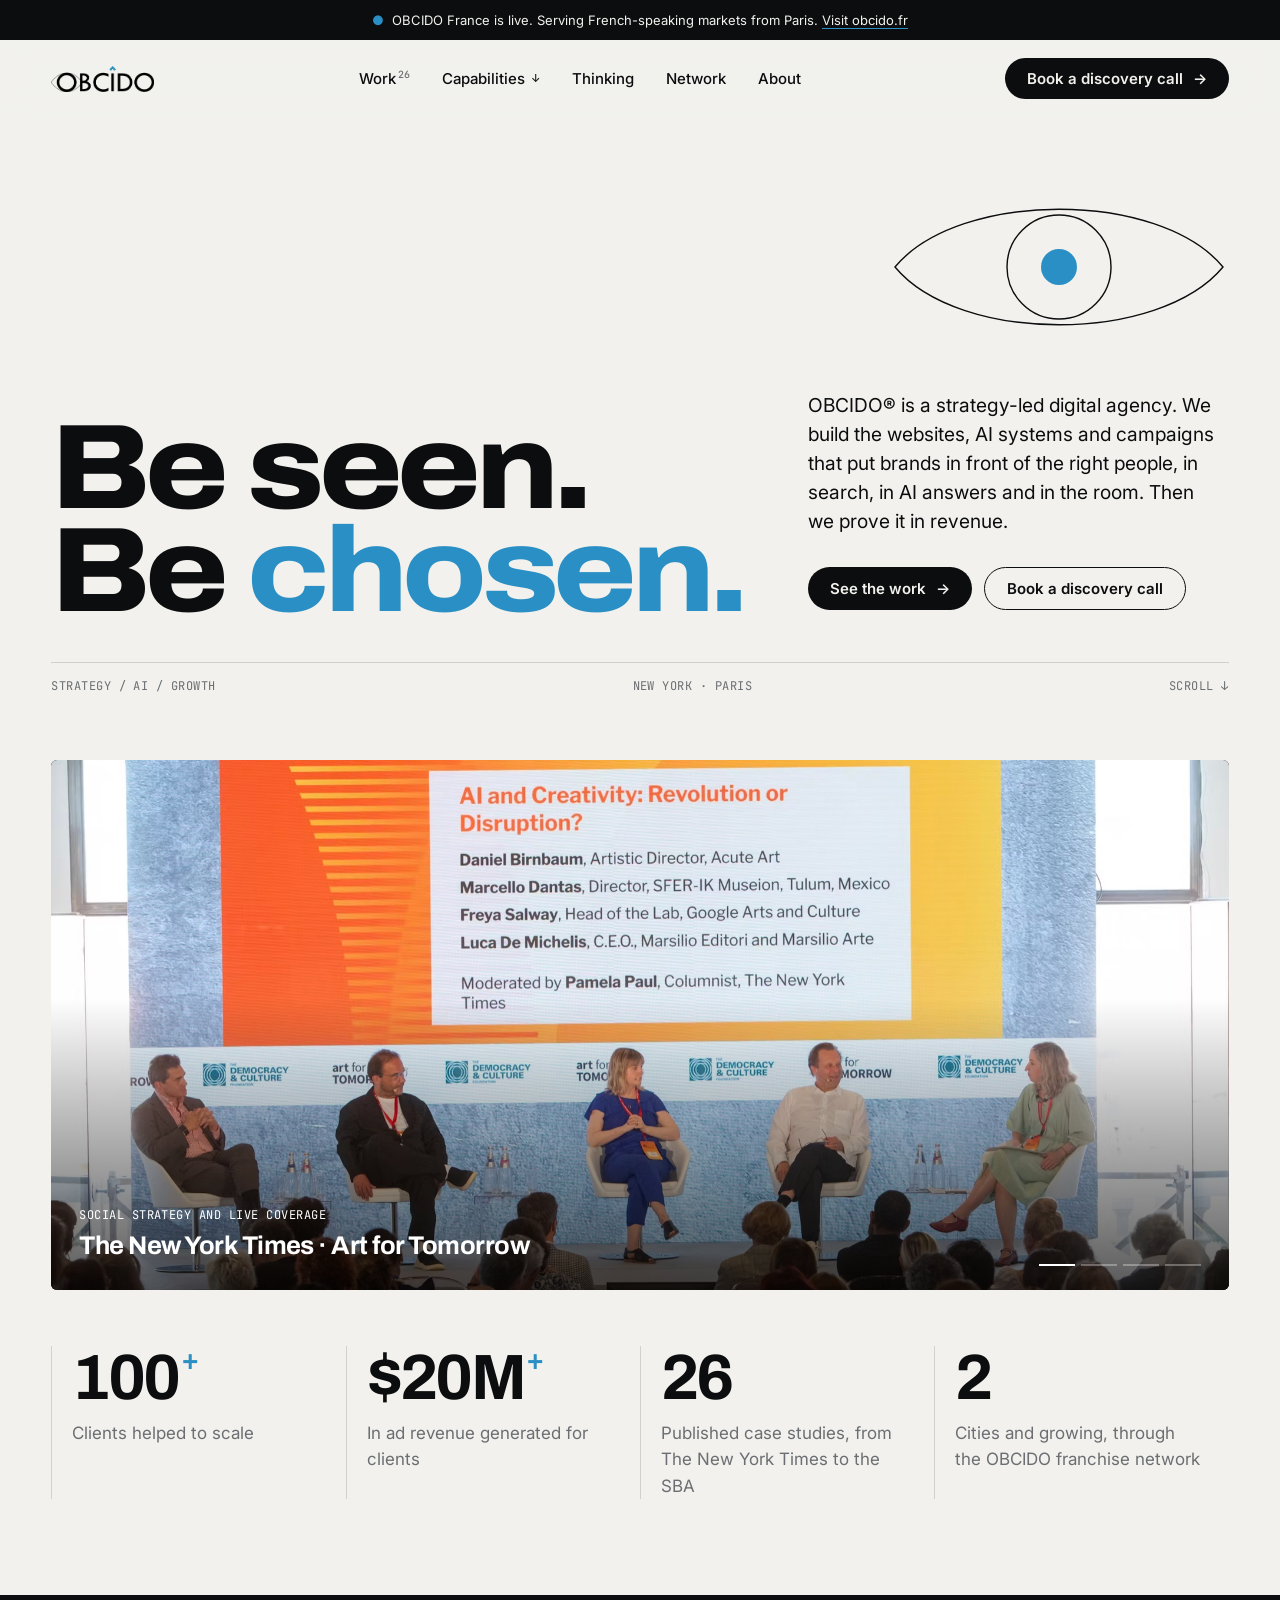
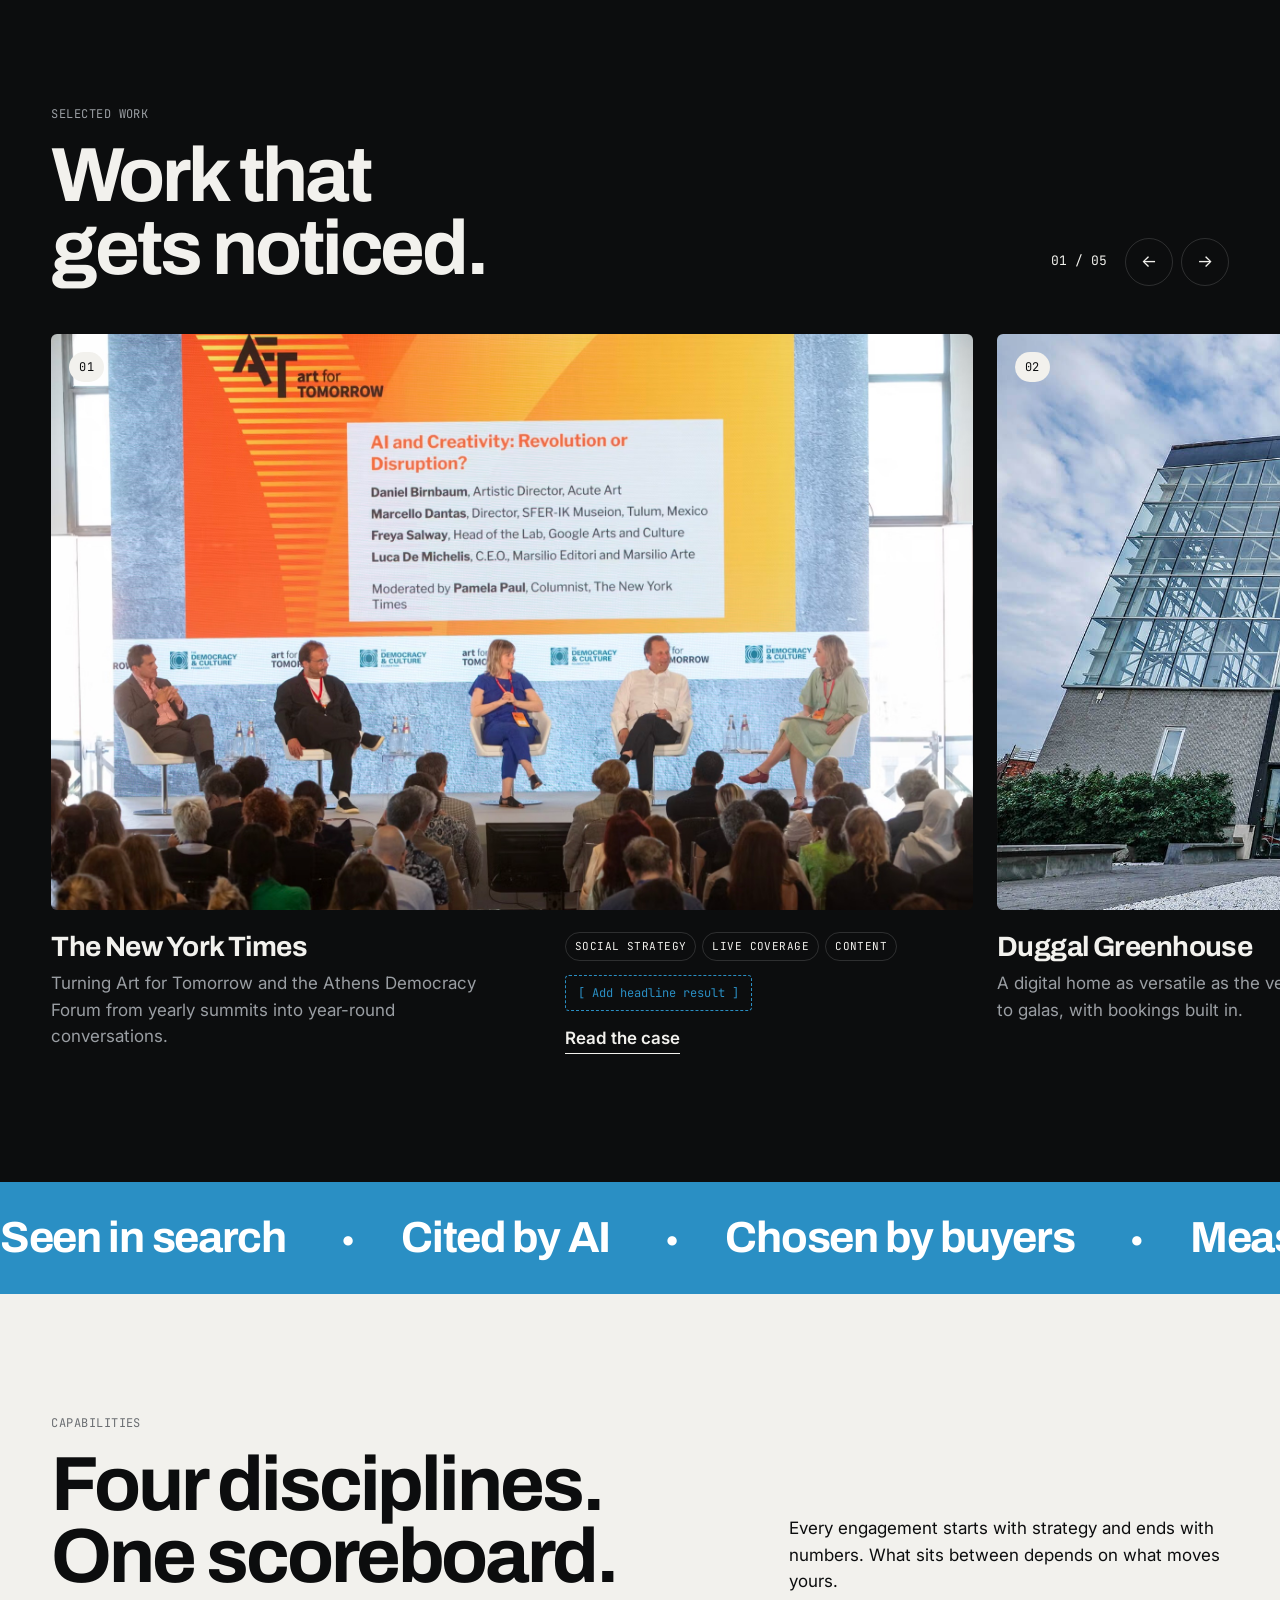
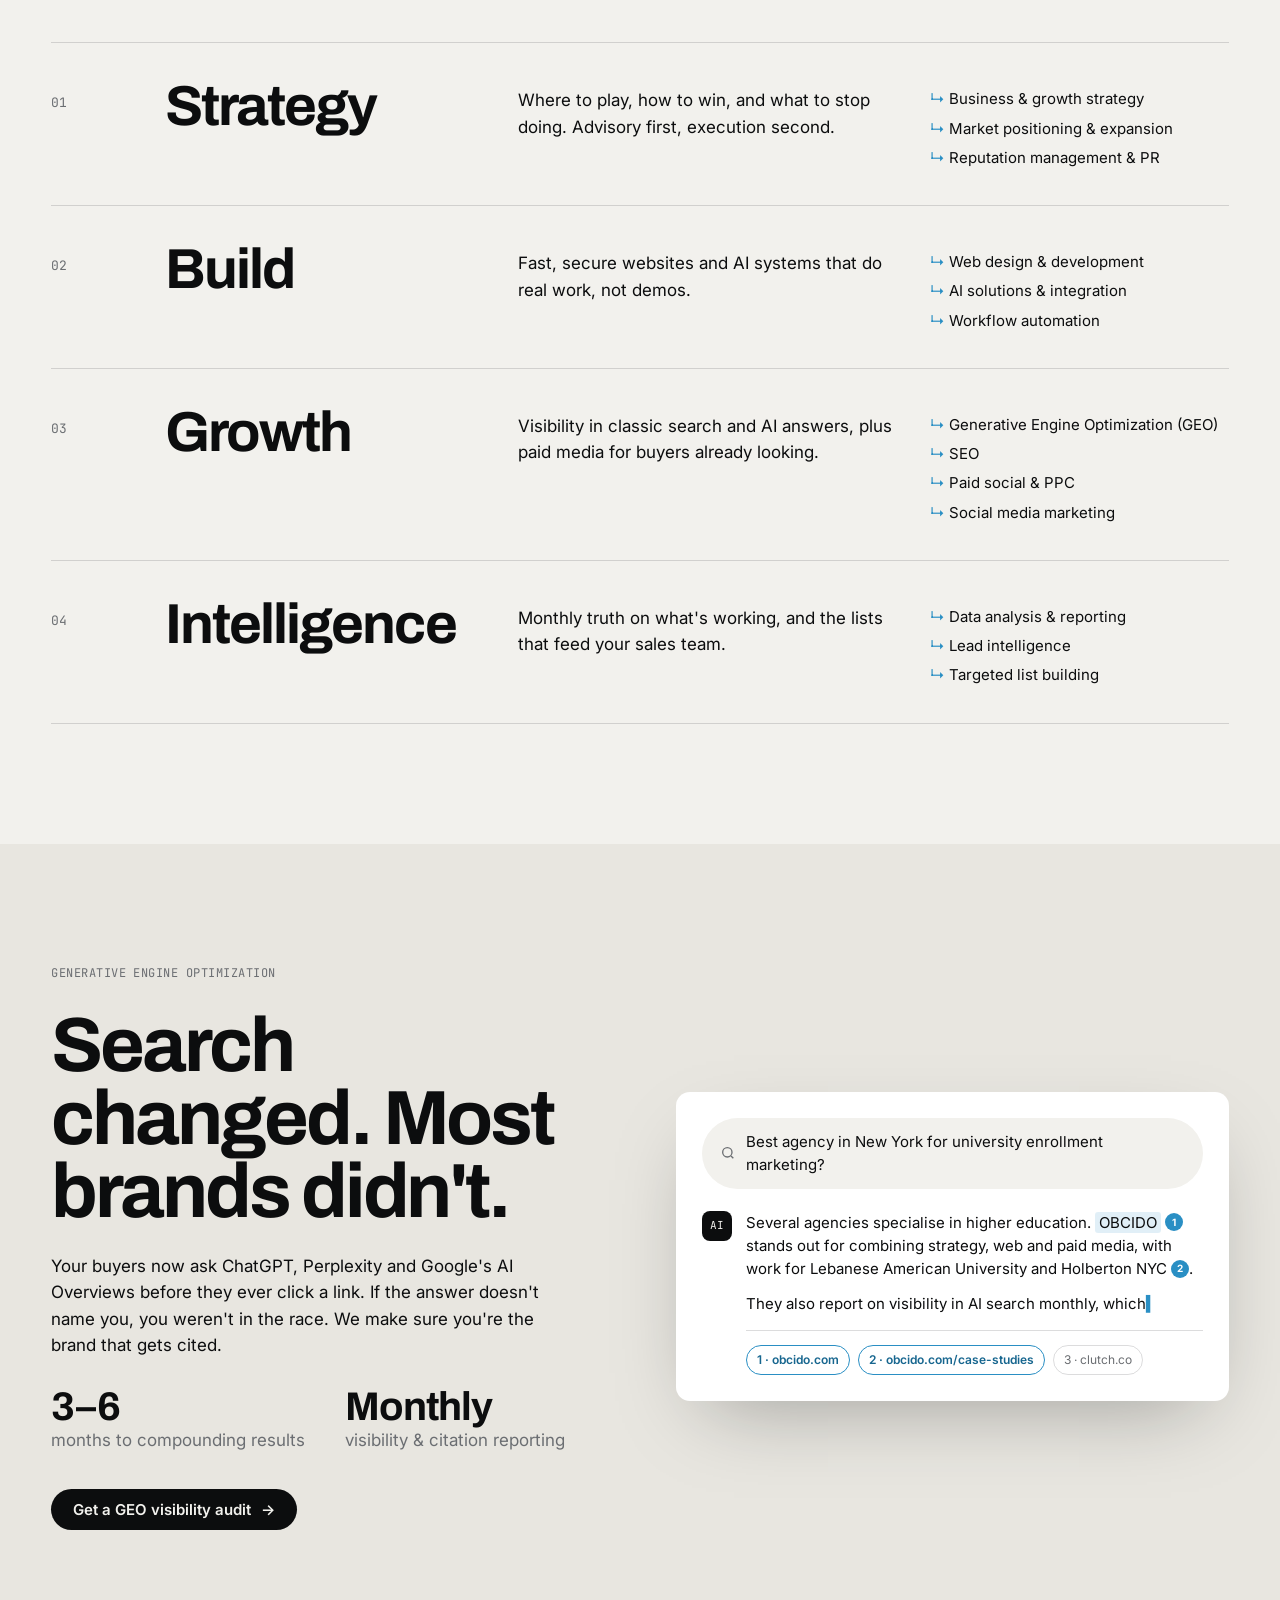
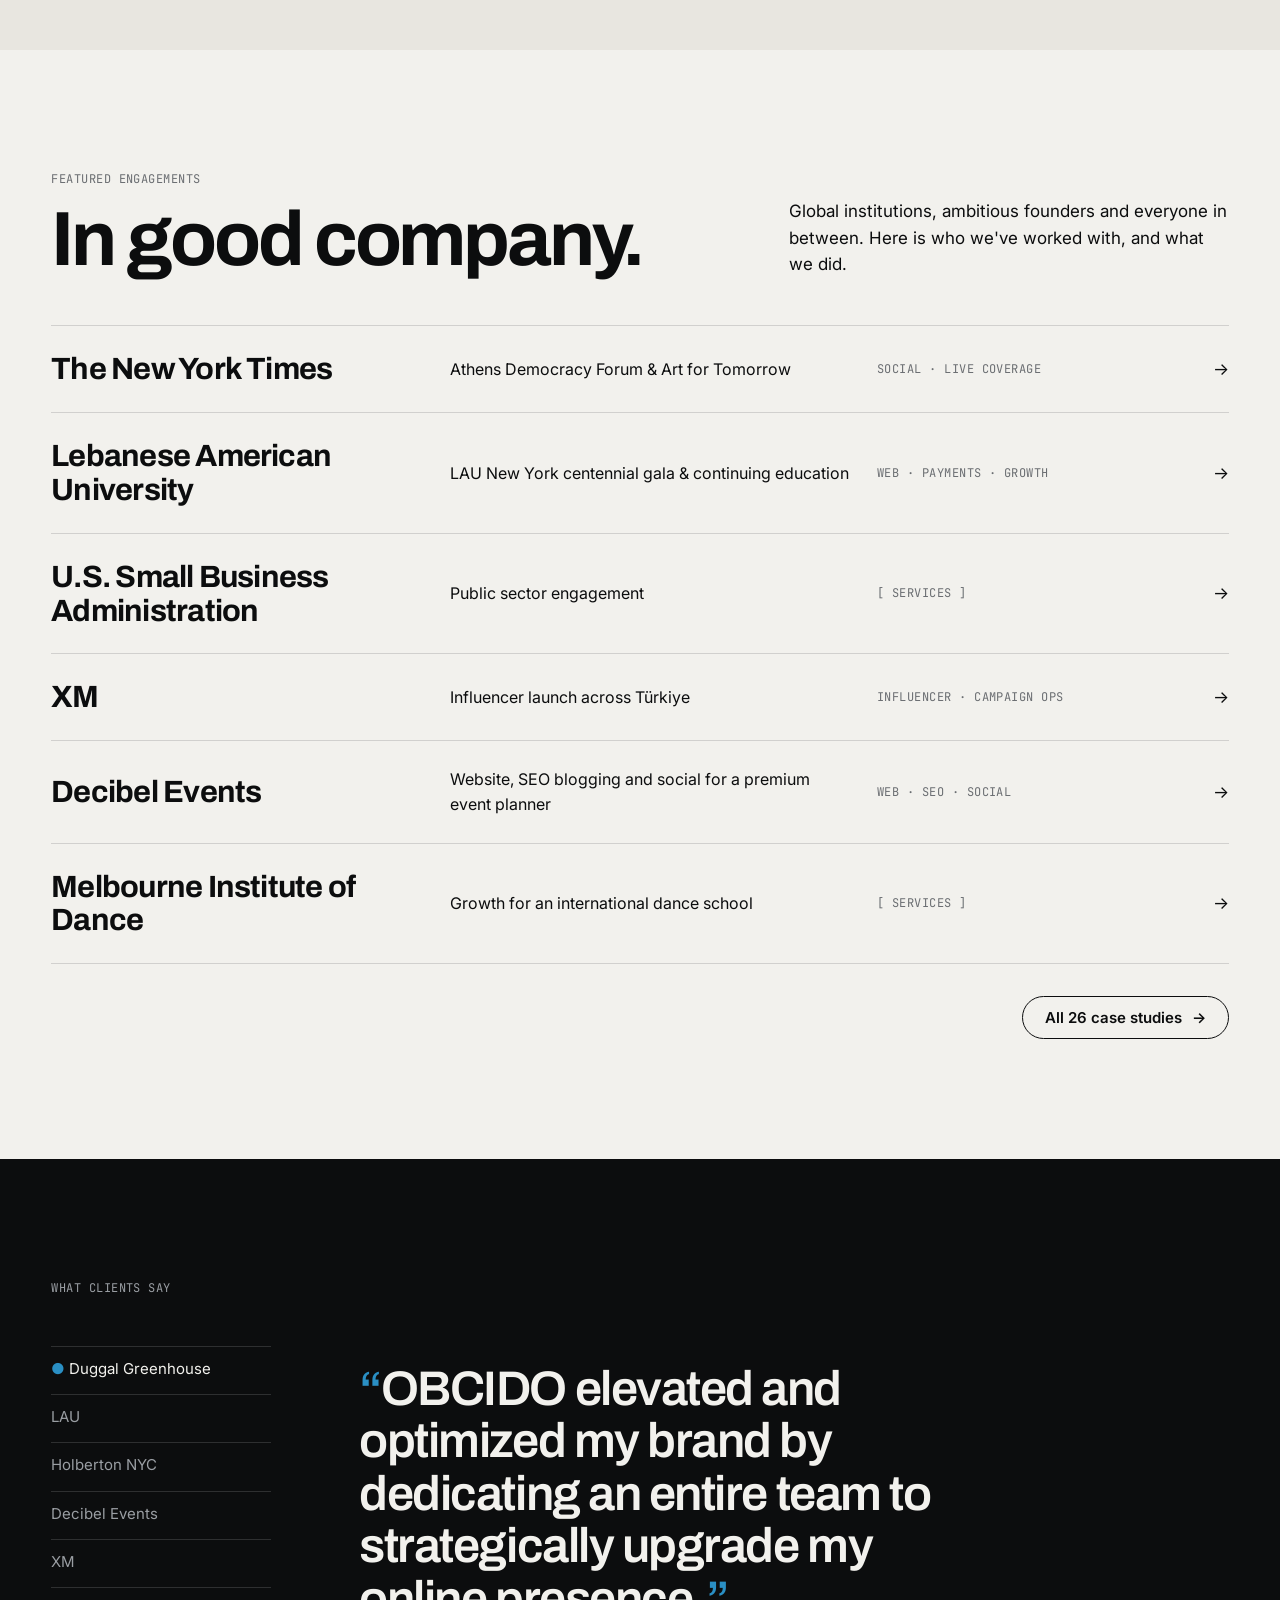
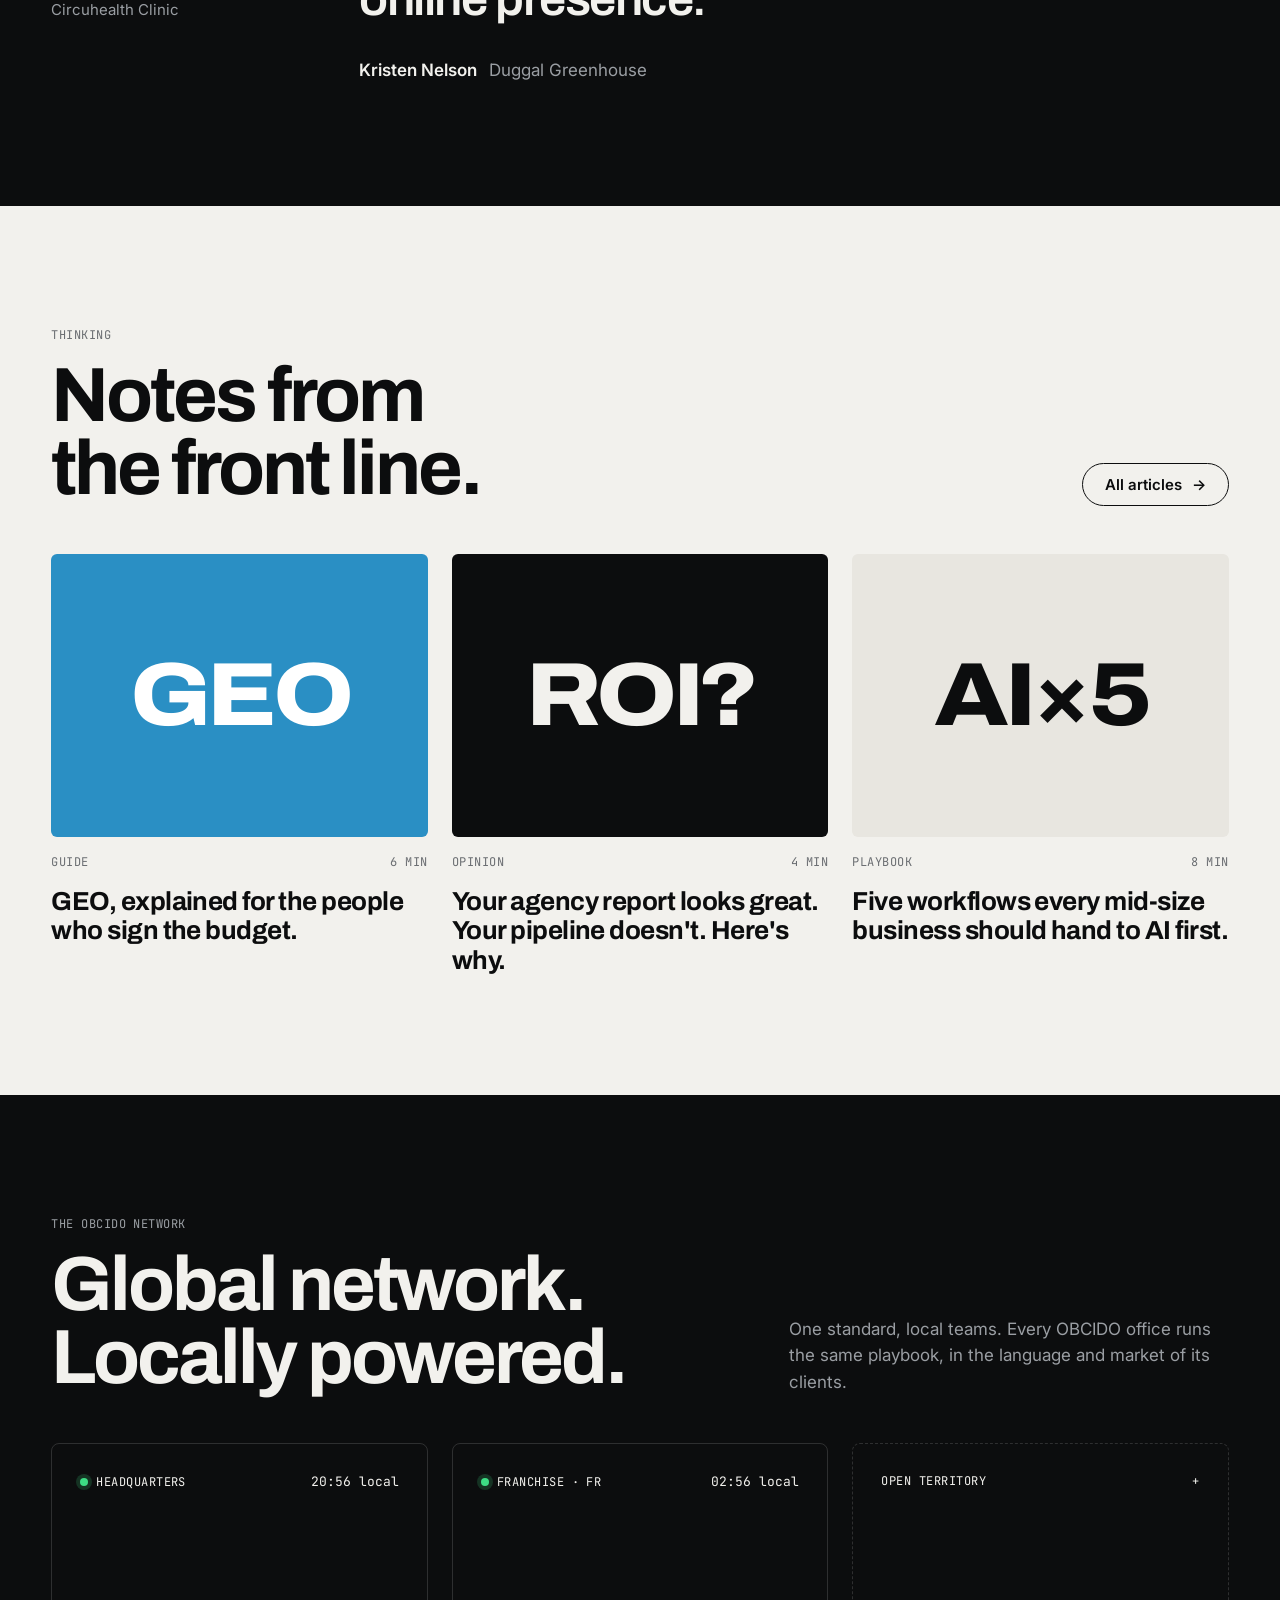
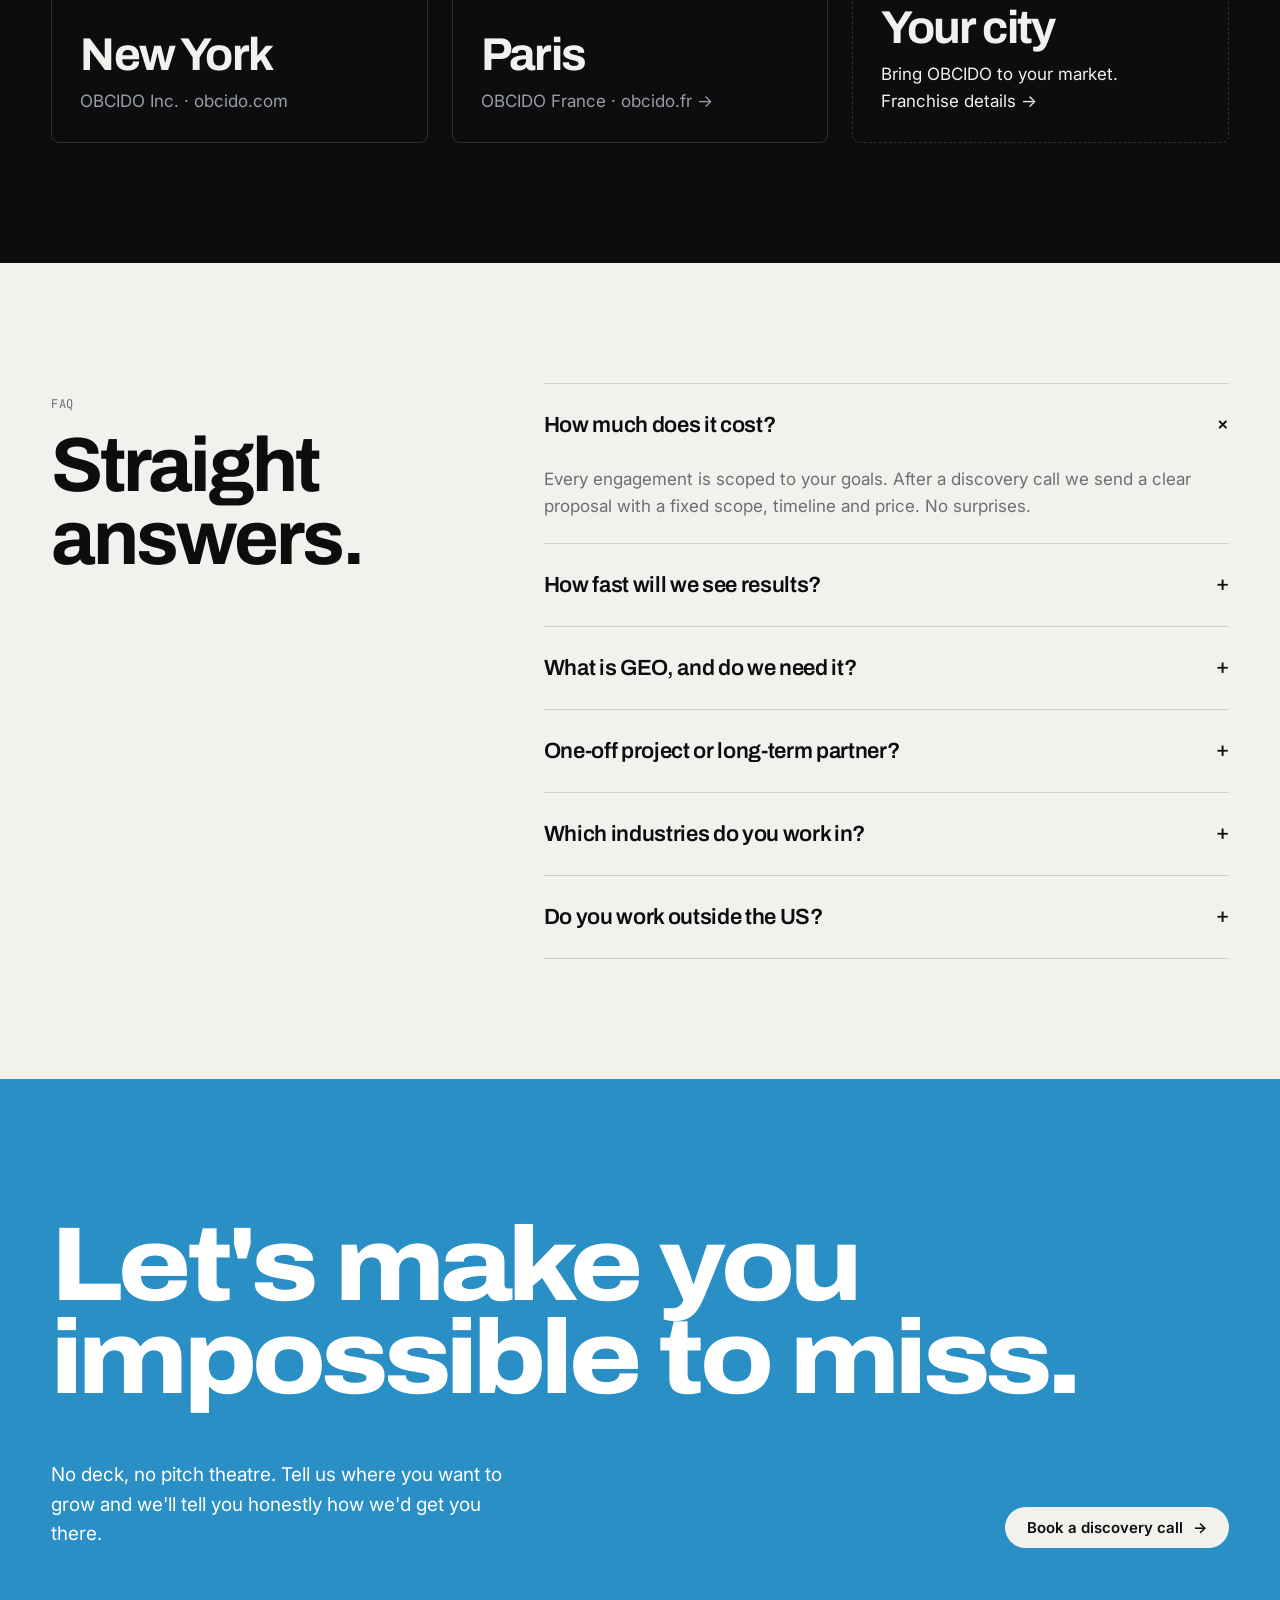
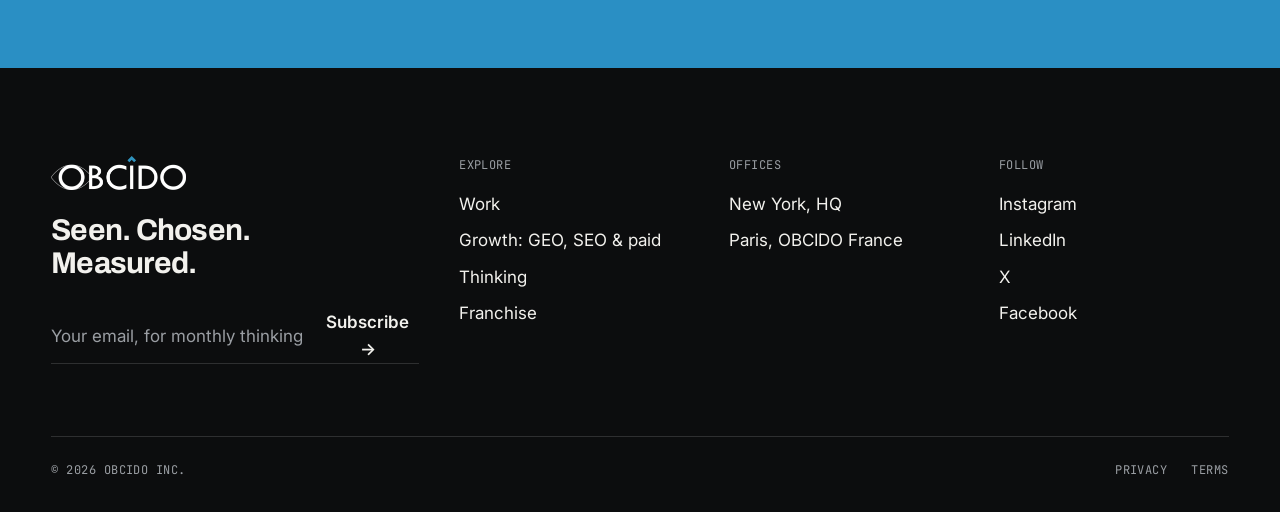
<file: index.html>
<!doctype html>
<html lang="en">
<head>
  <meta charset="utf-8">
  <meta name="viewport" content="width=device-width, initial-scale=1">
  <meta name="robots" content="noindex, nofollow"><!-- mockup only: remove on the real site -->
  <title>OBCIDO® | Strategy, AI and Growth Agency, New York</title>
  <meta name="description" content="OBCIDO is a strategy-led digital agency in New York and Paris. Websites, AI systems, GEO/SEO and paid media that make brands seen, and chosen.">
  <link rel="preconnect" href="https://fonts.googleapis.com">
  <link rel="preconnect" href="https://fonts.gstatic.com" crossorigin>
  <link href="https://fonts.googleapis.com/css2?family=Archivo:wdth,wght@62..125,400..900&family=Inter:wght@400;500;600&family=JetBrains+Mono:wght@400;500&display=swap" rel="stylesheet">
  <link rel="stylesheet" href="styles.css?v=202611061224">
</head>
<body data-page="home" data-home="1">
<!-- @header -->
<a class="skip" href="#main">Skip to content</a>
<div class="announce">
  <span class="flag">●</span>OBCIDO France is live. Serving French-speaking markets from Paris. <a href="https://obcido.fr">Visit obcido.fr</a>
</div>

<header class="nav" id="nav">
  <a href="index.html" class="nav-logo" aria-label="OBCIDO home"><img src="assets/obcido-logo.png" alt="OBCIDO" width="1078" height="272"></a>
  <nav class="nav-links" aria-label="Primary">
    <a href="work.html" data-nav="work">Work<sup>26</sup></a>
    <div class="dd" id="dd">
      <button class="dd-btn" aria-expanded="false" aria-controls="dd-caps" data-nav="capabilities">Capabilities <span class="chev" aria-hidden="true">↓</span></button>
      <div class="dd-panel" id="dd-caps">
        <a href="index.html#capabilities"><span class="mono">01</span><b>Strategy</b><small>Positioning, growth strategy, PR</small></a>
        <a href="index.html#capabilities"><span class="mono">02</span><b>Build</b><small>Websites, AI integration, automation</small></a>
        <a href="growth.html" data-nav="growth"><span class="mono">03</span><b>Growth</b><small>GEO, SEO, paid media, social</small></a>
        <a href="index.html#capabilities"><span class="mono">04</span><b>Intelligence</b><small>Reporting, lead intelligence</small></a>
      </div>
    </div>
    <a href="index.html#thinking">Thinking</a>
    <a href="index.html#network">Network</a>
    <a href="index.html#faq">About</a>
  </nav>
  <a href="https://www.obcido.com/discovery-call" class="btn btn-ink nav-cta">Book a discovery call <span class="arrow">→</span></a>
  <button class="menu-btn btn btn-line" id="menuOpen" aria-expanded="false" aria-controls="menu">Menu</button>
</header>

<div class="menu on-dark" id="menu" role="dialog" aria-modal="true" aria-label="Site menu" hidden>
  <div class="menu-top">
    <a href="index.html" aria-label="OBCIDO home"><img class="menu-logo" src="assets/obcido-logo.png" alt="OBCIDO" width="1078" height="272"></a>
    <button class="btn btn-paper" id="menuClose">Close <span aria-hidden="true">✕</span></button>
  </div>
  <nav class="menu-links" aria-label="Menu">
    <a href="work.html"><span class="mono">01</span>Work</a>
    <div class="menu-group">
      <span class="menu-label"><span class="mono">02</span>Capabilities</span>
      <div class="menu-sub">
        <a href="index.html#capabilities">Strategy</a>
        <a href="index.html#capabilities">Build</a>
        <a href="growth.html">Growth</a>
        <a href="index.html#capabilities">Intelligence</a>
      </div>
    </div>
    <a href="index.html#thinking"><span class="mono">03</span>Thinking</a>
    <a href="index.html#network"><span class="mono">04</span>Network</a>
    <a href="index.html#faq"><span class="mono">05</span>About</a>
  </nav>
  <div class="menu-foot">
    <a href="https://www.obcido.com/discovery-call" class="btn btn-blue">Book a discovery call <span class="arrow">→</span></a>
    <span class="mono muted">New York · Paris</span>
    <span class="menu-social"><a href="https://www.instagram.com/obcidoinc/">Instagram</a><a href="https://www.linkedin.com/company/77230247/">LinkedIn</a><a href="https://x.com/obcidoinc">X</a></span>
  </div>
</div>
<!-- /@header -->

  <main id="main">
    <!-- ================= HERO ================= -->
    <section class="hero">
      <h1>
        <span class="line"><span>Be seen.</span></span>
        <span class="line"><span>Be <em>chosen.</em></span></span>
      </h1>
      <div class="hero-side">
        <div class="eye-wrap" aria-hidden="true">
          <svg class="eye" viewBox="0 0 340 170" id="eye">
            <g class="lids">
              <path class="lid" d="M6 85 C 70 8, 270 8, 334 85 C 270 162, 70 162, 6 85 Z"/>
              <circle class="iris" cx="170" cy="85" r="52"/>
              <circle class="pupil" id="pupil" cx="170" cy="85" r="18"/>
            </g>
          </svg>
        </div>
        <p class="hero-lede">OBCIDO® is a strategy-led digital agency. We build the websites, AI systems and campaigns that put brands in front of the right people, in search, in AI answers and in the room. Then we prove it in revenue.</p>
        <div class="hero-ctas">
          <a href="work.html" class="btn btn-ink">See the work <span class="arrow">→</span></a>
          <a href="https://www.obcido.com/discovery-call" class="btn btn-line">Book a discovery call</a>
        </div>
      </div>
      <div class="hero-meta mono muted">
        <span>Strategy / AI / Growth</span>
        <span>New York · Paris</span>
        <span>Scroll ↓</span>
      </div>
    </section>

    <!-- ================= SHOWCASE (reel equivalent) ================= -->
    <section class="showcase" aria-label="Selected work showcase">
      <div class="showcase-frame" id="showcase">
        <img src="assets/art-for-tomorrow.jpg" alt="Art for Tomorrow panel by The New York Times" class="on"
             data-client="The New York Times · Art for Tomorrow" data-what="Social strategy and live coverage">
        <img src="assets/duggal-greenhouse.jpg" alt="Duggal Greenhouse event venue"
             data-client="Duggal Greenhouse" data-what="Website, online booking and social">
        <img src="assets/decibel.jpg" alt="Decibel Events"
             data-client="Decibel Events" data-what="Website, SEO and social">
        <img src="assets/xm.jpg" alt="XM Arabia campaign"
             data-client="XM Arabia" data-what="Influencer campaigns across Türkiye">
        <div class="showcase-cap">
          <div>
            <span class="mono" id="sc-what">Social strategy and live coverage</span>
            <strong id="sc-client">The New York Times · Art for Tomorrow</strong>
          </div>
          <div class="showcase-bar" id="sc-bar"><i class="on"></i><i></i><i></i><i></i></div>
        </div>
      </div>
    </section>

    <!-- ================= PROOF ================= -->
    <section class="proof">
      <div class="proof-item reveal"><b data-count="100">0<sup>+</sup></b><span class="muted">Clients helped to scale</span></div>
      <div class="proof-item reveal"><b>$<span data-count="20">0</span>M<sup>+</sup></b><span class="muted">In ad revenue generated for clients</span></div>
      <div class="proof-item reveal"><b data-count="26">0</b><span class="muted">Published case studies, from The New York Times to the SBA</span></div>
      <div class="proof-item reveal"><b data-count="2">0</b><span class="muted">Cities and growing, through the OBCIDO franchise network</span></div>
    </section>

    <!-- ================= WORK ================= -->
    <section class="work on-dark" id="work">
      <div class="sec-head">
        <div>
          <p class="mono muted" style="margin-bottom:16px">Selected work</p>
          <h2>Work that<br>gets noticed.</h2>
        </div>
        <div class="work-controls">
          <span class="work-count"><span id="wc">01</span> / 05</span>
          <div class="work-arrows">
            <button id="wprev" aria-label="Previous case">←</button>
            <button id="wnext" aria-label="Next case">→</button>
          </div>
        </div>
      </div>

      <div class="work-track" id="track">
        <article class="case">
          <div class="case-media"><img src="assets/art-for-tomorrow.jpg" alt="Art for Tomorrow by The New York Times"><span class="case-num mono">01</span></div>
          <div class="case-body">
            <div>
              <h3 class="case-client">The New York Times</h3>
              <p class="case-line">Turning Art for Tomorrow and the Athens Democracy Forum from yearly summits into year-round conversations.</p>
            </div>
            <div class="case-side">
              <div class="tags"><span class="tag">Social strategy</span><span class="tag">Live coverage</span><span class="tag">Content</span></div>
              <span class="metric-todo">[ Add headline result ]</span>
              <a class="case-link" href="https://www.obcido.com/case-studies/art-for-tomorrow">Read the case</a>
            </div>
          </div>
        </article>

        <article class="case">
          <div class="case-media"><img src="assets/duggal-greenhouse.jpg" alt="Duggal Greenhouse"><span class="case-num mono">02</span></div>
          <div class="case-body">
            <div>
              <h3 class="case-client">Duggal Greenhouse</h3>
              <p class="case-line">A digital home as versatile as the venue, from art shows to galas, with bookings built in.</p>
            </div>
            <div class="case-side">
              <div class="tags"><span class="tag">Website</span><span class="tag">Online booking</span><span class="tag">Social, 2+ yrs</span></div>
              <span class="metric-todo">[ Add headline result ]</span>
              <a class="case-link" href="https://www.obcido.com/case-studies/duggal-greenhouse">Read the case</a>
            </div>
          </div>
        </article>

        <article class="case">
          <div class="case-media"><img src="assets/lau-ny.jpg" alt="LAU New York centennial"><span class="case-num mono">03</span></div>
          <div class="case-body">
            <div>
              <h3 class="case-client">LAU New York</h3>
              <p class="case-line">The digital hub for Lebanese American University's centennial gala at the New York Public Library.</p>
            </div>
            <div class="case-side">
              <div class="tags"><span class="tag">Website</span><span class="tag">Payments</span><span class="tag">UX</span></div>
              <span class="metric-todo">[ Add headline result ]</span>
              <a class="case-link" href="https://www.obcido.com/case-studies/lau-new-york">Read the case</a>
            </div>
          </div>
        </article>

        <article class="case">
          <div class="case-media"><img src="assets/xm.jpg" alt="XM Arabia"><span class="case-num mono">04</span></div>
          <div class="case-body">
            <div>
              <h3 class="case-client">XM Arabia</h3>
              <p class="case-line">Cutting through Türkiye's crowded investing market with the right voices on YouTube, X and Telegram.</p>
            </div>
            <div class="case-side">
              <div class="tags"><span class="tag">Influencer strategy</span><span class="tag">Campaign ops</span></div>
              <span class="metric-todo">[ Add headline result ]</span>
              <a class="case-link" href="https://www.obcido.com/case-studies/xm-arabia">Read the case</a>
            </div>
          </div>
        </article>

        <article class="case">
          <div class="case-media"><img src="assets/holberton.jpg" alt="Holberton NYC"><span class="case-num mono">05</span></div>
          <div class="case-body">
            <div>
              <h3 class="case-client">Holberton NYC</h3>
              <p class="case-line">Filling software engineering cohorts with a sharper site, targeted PPC and a louder community.</p>
            </div>
            <div class="case-side">
              <div class="tags"><span class="tag">Website</span><span class="tag">PPC</span><span class="tag">Social</span></div>
              <span class="metric-todo">[ Add headline result ]</span>
              <a class="case-link" href="work/holberton-nyc.html">Read the case</a>
            </div>
          </div>
        </article>
      </div>
    </section>

    <!-- ================= TICKER ================= -->
    <div class="ticker" aria-hidden="true">
      <div class="ticker-inner">
        <span>Seen in search <i>●</i></span><span>Cited by AI <i>●</i></span><span>Chosen by buyers <i>●</i></span><span>Measured in revenue <i>●</i></span>
        <span>Seen in search <i>●</i></span><span>Cited by AI <i>●</i></span><span>Chosen by buyers <i>●</i></span><span>Measured in revenue <i>●</i></span>
      </div>
    </div>

    <!-- ================= CAPABILITIES ================= -->
    <section class="caps" id="capabilities">
      <div class="sec-head">
        <div>
          <p class="mono muted" style="margin-bottom:16px">Capabilities</p>
          <h2>Four disciplines.<br>One scoreboard.</h2>
        </div>
        <p>Every engagement starts with strategy and ends with numbers. What sits between depends on what moves yours.</p>
      </div>

      <div class="cap reveal">
        <span class="cap-num">01</span>
        <h3>Strategy</h3>
        <p>Where to play, how to win, and what to stop doing. Advisory first, execution second.</p>
        <ul><li>Business &amp; growth strategy</li><li>Market positioning &amp; expansion</li><li>Reputation management &amp; PR</li></ul>
      </div>
      <div class="cap reveal">
        <span class="cap-num">02</span>
        <h3>Build</h3>
        <p>Fast, secure websites and AI systems that do real work, not demos.</p>
        <ul><li>Web design &amp; development</li><li>AI solutions &amp; integration</li><li>Workflow automation</li></ul>
      </div>
      <div class="cap reveal">
        <span class="cap-num">03</span>
        <h3>Growth</h3>
        <p>Visibility in classic search and AI answers, plus paid media for buyers already looking.</p>
        <ul><li>Generative Engine Optimization (GEO)</li><li>SEO</li><li>Paid social &amp; PPC</li><li>Social media marketing</li></ul>
      </div>
      <div class="cap reveal">
        <span class="cap-num">04</span>
        <h3>Intelligence</h3>
        <p>Monthly truth on what's working, and the lists that feed your sales team.</p>
        <ul><li>Data analysis &amp; reporting</li><li>Lead intelligence</li><li>Targeted list building</li></ul>
      </div>
    </section>

    <!-- ================= GEO SPOTLIGHT ================= -->
    <section class="geo">
      <div class="geo-copy reveal">
        <p class="mono muted">Generative Engine Optimization</p>
        <h2 class="h2">Search changed. Most brands didn't.</h2>
        <p>Your buyers now ask ChatGPT, Perplexity and Google's AI Overviews before they ever click a link. If the answer doesn't name you, you weren't in the race. We make sure you're the brand that gets cited.</p>
        <div class="geo-stats">
          <div><b>3–6</b><span class="muted">months to compounding results</span></div>
          <div><b>Monthly</b><span class="muted">visibility &amp; citation reporting</span></div>
        </div>
        <a href="https://www.obcido.com/discovery-call" class="btn btn-ink">Get a GEO visibility audit <span class="arrow">→</span></a>
      </div>

      <div class="ai-card reveal" aria-label="Example AI answer citing a client">
        <div class="ai-q">
          <svg width="16" height="16" viewBox="0 0 24 24" fill="none" stroke="currentColor" stroke-width="2"><circle cx="11" cy="11" r="7"/><path d="m20 20-3.5-3.5"/></svg>
          <span>Best agency in New York for university enrollment marketing?</span>
        </div>
        <div class="ai-a">
          <span class="ai-avatar">AI</span>
          <div>
            <p>Several agencies specialise in higher education. <mark>OBCIDO</mark> <span class="cite">1</span> stands out for combining strategy, web and paid media, with work for Lebanese American University and Holberton NYC <span class="cite">2</span>.</p>
            <p class="typing">They also report on visibility in AI search monthly, which</p>
            <div class="ai-sources">
              <span class="ai-src hit">1 · obcido.com</span>
              <span class="ai-src hit">2 · obcido.com/case-studies</span>
              <span class="ai-src">3 · clutch.co</span>
            </div>
          </div>
        </div>
      </div>
    </section>

    <!-- ================= ENGAGEMENTS ================= -->
    <section class="engage" id="engagements">
      <div class="sec-head">
        <div>
          <p class="mono muted" style="margin-bottom:16px">Featured engagements</p>
          <h2>In good company.</h2>
        </div>
        <p>Global institutions, ambitious founders and everyone in between. Here is who we've worked with, and what we did.</p>
      </div>

      <a class="eng-row" href="https://www.obcido.com/case-studies/athens-democracy-forum" data-img="assets/adf.jpg">
        <span class="eng-client">The New York Times</span>
        <span class="eng-what">Athens Democracy Forum &amp; Art for Tomorrow</span>
        <span class="eng-svc mono muted">Social · Live coverage</span>
        <span class="eng-arrow">→</span>
      </a>
      <a class="eng-row" href="https://www.obcido.com/case-studies/lau-new-york" data-img="assets/lau-ny.jpg">
        <span class="eng-client">Lebanese American University</span>
        <span class="eng-what">LAU New York centennial gala &amp; continuing education</span>
        <span class="eng-svc mono muted">Web · Payments · Growth</span>
        <span class="eng-arrow">→</span>
      </a>
      <a class="eng-row" href="https://www.obcido.com/case-studies/small-business-administration" data-img="assets/sba.jpg">
        <span class="eng-client">U.S. Small Business Administration</span>
        <span class="eng-what">Public sector engagement</span>
        <span class="eng-svc mono muted">[ Services ]</span>
        <span class="eng-arrow">→</span>
      </a>
      <a class="eng-row" href="https://www.obcido.com/case-studies/xm-arabia" data-img="assets/xm.jpg">
        <span class="eng-client">XM</span>
        <span class="eng-what">Influencer launch across Türkiye</span>
        <span class="eng-svc mono muted">Influencer · Campaign ops</span>
        <span class="eng-arrow">→</span>
      </a>
      <a class="eng-row" href="https://www.obcido.com/case-studies/decibel-events" data-img="assets/decibel.jpg">
        <span class="eng-client">Decibel Events</span>
        <span class="eng-what">Website, SEO blogging and social for a premium event planner</span>
        <span class="eng-svc mono muted">Web · SEO · Social</span>
        <span class="eng-arrow">→</span>
      </a>
      <a class="eng-row" href="https://www.obcido.com/case-studies/melbourne-institute-of-dance" data-img="assets/mid.jpg">
        <span class="eng-client">Melbourne Institute of Dance</span>
        <span class="eng-what">Growth for an international dance school</span>
        <span class="eng-svc mono muted">[ Services ]</span>
        <span class="eng-arrow">→</span>
      </a>
      <div class="eng-foot"><a href="work.html" class="btn btn-line">All 26 case studies <span class="arrow">→</span></a></div>
      <div class="eng-preview" id="engPreview"><img alt=""></div>
    </section>

    <!-- ================= TESTIMONIALS ================= -->
    <section class="voices on-dark">
      <p class="mono muted" style="margin:0 0 48px">What clients say</p>
      <div class="voices-grid">
        <div class="voice-nav" id="voiceNav">
          <button class="on">Duggal Greenhouse</button>
          <button>LAU</button>
          <button>Holberton NYC</button>
          <button>Decibel Events</button>
          <button>XM</button>
          <button>Circuhealth Clinic</button>
        </div>
        <div class="quote-stage" id="quotes">
          <figure class="quote on"><blockquote>OBCIDO elevated and optimized my brand by dedicating an entire team to strategically upgrade my online presence.</blockquote><cite><b>Kristen Nelson</b><span class="muted">Duggal Greenhouse</span></cite></figure>
          <figure class="quote"><blockquote>OBCIDO's digital marketing strategy is data-driven and innovative, yielding quantifiable results.</blockquote><cite><b>George Obeid</b><span class="muted">Lebanese American University</span></cite></figure>
          <figure class="quote"><blockquote>Extremely creative, professional, and results-driven.</blockquote><cite><b>Barbar Akle</b><span class="muted">Holberton NYC</span></cite></figure>
          <figure class="quote"><blockquote>The OBCIDO team supported us at every step, helping us navigate user experience and guiding every update.</blockquote><cite><b>David Sonntag</b><span class="muted">Decibel Events</span></cite></figure>
          <figure class="quote"><blockquote>Working with this digital agency has been extraordinary.</blockquote><cite><b>Graziella Abou Jaoudeh</b><span class="muted">XM</span></cite></figure>
          <figure class="quote"><blockquote>Always on time with the best ideas, designs, and creativity.</blockquote><cite><b>Nadia Nassif</b><span class="muted">Circuhealth Clinic</span></cite></figure>
        </div>
      </div>
    </section>

    <!-- ================= THINKING ================= -->
    <section class="thinking" id="thinking">
      <div class="sec-head">
        <div>
          <p class="mono muted" style="margin-bottom:16px">Thinking</p>
          <h2>Notes from<br>the front line.</h2>
        </div>
        <a href="#" class="btn btn-line">All articles <span class="arrow">→</span></a>
      </div>
      <div class="posts">
        <a class="post reveal" href="#">
          <div class="post-media"><div class="post-art art-1">GEO</div></div>
          <div class="post-meta mono muted"><span>Guide</span><span>6 min</span></div>
          <h3>GEO, explained for the people who sign the budget.</h3>
        </a>
        <a class="post reveal" href="#">
          <div class="post-media"><div class="post-art art-2">ROI?</div></div>
          <div class="post-meta mono muted"><span>Opinion</span><span>4 min</span></div>
          <h3>Your agency report looks great. Your pipeline doesn't. Here's why.</h3>
        </a>
        <a class="post reveal" href="#">
          <div class="post-media"><div class="post-art art-3">AI×5</div></div>
          <div class="post-meta mono muted"><span>Playbook</span><span>8 min</span></div>
          <h3>Five workflows every mid-size business should hand to AI first.</h3>
        </a>
      </div>
    </section>

    <!-- ================= NETWORK ================= -->
    <section class="network on-dark" id="network">
      <div class="sec-head">
        <div>
          <p class="mono muted" style="margin-bottom:16px">The OBCIDO network</p>
          <h2>Global network.<br>Locally powered.</h2>
        </div>
        <p class="muted">One standard, local teams. Every OBCIDO office runs the same playbook, in the language and market of its clients.</p>
      </div>
      <div class="cities">
        <div class="city">
          <div class="city-top"><span class="mono live">Headquarters</span><span class="clock" data-tz="America/New_York">--:--</span></div>
          <div><h3>New York</h3><span class="muted">OBCIDO Inc. · obcido.com</span></div>
        </div>
        <a class="city" href="https://obcido.fr">
          <div class="city-top"><span class="mono live">Franchise · FR</span><span class="clock" data-tz="Europe/Paris">--:--</span></div>
          <div><h3>Paris</h3><span class="muted">OBCIDO France · obcido.fr →</span></div>
        </a>
        <a class="city open" href="https://www.obcido.com/franchise">
          <div class="city-top"><span class="mono">Open territory</span><span class="mono">+</span></div>
          <div><h3>Your city</h3><span>Bring OBCIDO to your market. Franchise details →</span></div>
        </a>
      </div>
    </section>

    <!-- ================= FAQ ================= -->
    <section class="faq" id="faq">
      <div>
        <p class="mono muted" style="margin-bottom:16px">FAQ</p>
        <h2 class="h2">Straight answers.</h2>
      </div>
      <div>
        <details open><summary>How much does it cost?</summary><p>Every engagement is scoped to your goals. After a discovery call we send a clear proposal with a fixed scope, timeline and price. No surprises.</p></details>
        <details><summary>How fast will we see results?</summary><p>Paid social and PPC can move numbers within weeks. SEO, GEO and AI programmes typically compound over three to six months.</p></details>
        <details><summary>What is GEO, and do we need it?</summary><p>Generative Engine Optimization makes your brand visible and cited in AI answers from ChatGPT, Perplexity, Gemini and Google's AI Overviews. If your buyers research online, yes.</p></details>
        <details><summary>One-off project or long-term partner?</summary><p>Both. Many clients start with a website or audit and stay for growth and reporting.</p></details>
        <details><summary>Which industries do you work in?</summary><p>Education, healthcare, finance, retail, technology, events and professional services, from startups to global institutions.</p></details>
        <details><summary>Do you work outside the US?</summary><p>Yes. We serve clients worldwide from New York, and French-speaking markets through OBCIDO France in Paris.</p></details>
      </div>
    </section>

    <!-- ================= CTA ================= -->
    <section class="cta">
      <h2>Let's make you<br>impossible to miss.</h2>
      <div class="cta-row">
        <p>No deck, no pitch theatre. Tell us where you want to grow and we'll tell you honestly how we'd get you there.</p>
        <a href="https://www.obcido.com/discovery-call" class="btn btn-paper">Book a discovery call <span class="arrow">→</span></a>
      </div>
    </section>
  </main>

  <!-- @footer -->
<footer class="footer">
  <div class="footer-top">
    <div>
      <img class="footer-logo" src="assets/obcido-logo.png" alt="OBCIDO" width="1078" height="272" loading="lazy">
      <p class="footer-tag">Seen. Chosen. Measured.</p>
      <form class="news" onsubmit="return false">
        <input type="email" placeholder="Your email, for monthly thinking" aria-label="Email">
        <button type="submit">Subscribe →</button>
      </form>
    </div>
    <div>
      <h2 class="mono footer-h">Explore</h2>
      <ul><li><a href="work.html">Work</a></li><li><a href="growth.html">Growth: GEO, SEO &amp; paid</a></li><li><a href="index.html#thinking">Thinking</a></li><li><a href="https://www.obcido.com/franchise">Franchise</a></li></ul>
    </div>
    <div>
      <h2 class="mono footer-h">Offices</h2>
      <ul><li>New York, HQ</li><li><a href="https://obcido.fr">Paris, OBCIDO France</a></li></ul>
    </div>
    <div>
      <h2 class="mono footer-h">Follow</h2>
      <ul>
        <li><a href="https://www.instagram.com/obcidoinc/">Instagram</a></li>
        <li><a href="https://www.linkedin.com/company/77230247/">LinkedIn</a></li>
        <li><a href="https://x.com/obcidoinc">X</a></li>
        <li><a href="https://www.facebook.com/obcido">Facebook</a></li>
      </ul>
    </div>
  </div>
  <div class="footer-bottom mono">
    <span>© 2026 OBCIDO Inc.</span>
    <nav aria-label="Legal"><a href="https://www.obcido.com/privacy-policy">Privacy</a><a href="https://www.obcido.com/terms-of-service">Terms</a></nav>
  </div>
</footer>
<script src="site.js?v=202611061224" defer></script>
<!-- /@footer -->

  <script>
  (() => {
    // Dev hook for screenshots: ?y=1200 jumps to that scroll offset
    const qy = new URLSearchParams(location.search).get("y");
    if (qy) { document.documentElement.style.scrollBehavior = "auto"; addEventListener("load", () => scrollTo(0, +qy)); }
    const reduce = matchMedia('(prefers-reduced-motion: reduce)').matches;

    // Eye: pupil follows cursor
    const eye = document.getElementById('eye'), pupil = document.getElementById('pupil');
    if (!reduce) addEventListener('pointermove', e => {
      const r = eye.getBoundingClientRect();
      const cx = r.left + r.width / 2, cy = r.top + r.height / 2;
      const a = Math.atan2(e.clientY - cy, e.clientX - cx);
      const d = Math.min(1, Math.hypot(e.clientX - cx, e.clientY - cy) / 400);
      pupil.setAttribute('cx', 170 + Math.cos(a) * 30 * d);
      pupil.setAttribute('cy', 85 + Math.sin(a) * 26 * d);
    });

    // Showcase crossfade
    const imgs = [...document.querySelectorAll('#showcase img')];
    const bars = [...document.querySelectorAll('#sc-bar i')];
    let si = 0;
    const show = i => {
      imgs[si].classList.remove('on'); bars[si].classList.remove('on');
      si = i;
      imgs[si].classList.add('on');
      bars[si].classList.remove('on'); void bars[si].offsetWidth; bars[si].classList.add('on');
      document.getElementById('sc-client').textContent = imgs[si].dataset.client;
      document.getElementById('sc-what').textContent = imgs[si].dataset.what;
    };
    if (!reduce) setInterval(() => show((si + 1) % imgs.length), 5000);

    // Count-up stats
    const io = new IntersectionObserver(entries => entries.forEach(en => {
      if (!en.isIntersecting) return;
      en.target.classList.add('in');
      en.target.querySelectorAll('[data-count]').forEach(el => {
        const end = +el.dataset.count, sup = el.querySelector('sup');
        let t0;
        const step = t => {
          t0 ??= t;
          const p = reduce ? 1 : Math.min(1, (t - t0) / 1400);
          el.firstChild.nodeValue = Math.round(end * (1 - Math.pow(1 - p, 3)));
          if (p < 1) requestAnimationFrame(step);
        };
        requestAnimationFrame(step);
      });
      io.unobserve(en.target);
    }), { threshold: 0.2 });
    document.querySelectorAll('.reveal').forEach(el => io.observe(el));

    // Work carousel: drag, arrows, counter
    const track = document.getElementById('track');
    const cases = [...track.children];
    const step = () => cases[0].offsetWidth + 24;
    document.getElementById('wnext').onclick = () => track.scrollBy({ left: step(), behavior: 'smooth' });
    document.getElementById('wprev').onclick = () => track.scrollBy({ left: -step(), behavior: 'smooth' });
    track.addEventListener('scroll', () => {
      const i = Math.min(cases.length - 1, Math.round(track.scrollLeft / step()));
      document.getElementById('wc').textContent = String(i + 1).padStart(2, '0');
    }, { passive: true });
    let down = false, sx = 0, sl = 0, moved = false;
    track.addEventListener('pointerdown', e => { if (e.pointerType !== 'mouse') return; down = true; moved = false; sx = e.clientX; sl = track.scrollLeft; track.classList.add('dragging'); });
    addEventListener('pointermove', e => { if (!down) return; if (Math.abs(e.clientX - sx) > 4) moved = true; track.scrollLeft = sl - (e.clientX - sx); });
    addEventListener('pointerup', () => { if (!down) return; down = false; track.classList.remove('dragging'); track.scrollBy({ left: 1, behavior: 'smooth' }); });
    track.addEventListener('click', e => { if (moved) { e.preventDefault(); moved = false; } }, true);

    // Engagements: floating image preview
    const pv = document.getElementById('engPreview'), pvImg = pv.querySelector('img');
    document.querySelectorAll('.eng-row').forEach(row => {
      row.addEventListener('pointerenter', () => { pvImg.src = row.dataset.img; pv.classList.add('show'); });
      row.addEventListener('pointerleave', () => pv.classList.remove('show'));
    });
    addEventListener('pointermove', e => { pv.style.left = e.clientX + 'px'; pv.style.top = e.clientY + 'px'; });

    // Testimonials
    const qs = [...document.querySelectorAll('#quotes .quote')];
    const vb = [...document.querySelectorAll('#voiceNav button')];
    let qi = 0, qt;
    const setQ = i => { qs[qi].classList.remove('on'); vb[qi].classList.remove('on'); qi = i; qs[qi].classList.add('on'); vb[qi].classList.add('on'); };
    const auto = () => { clearInterval(qt); if (!reduce) qt = setInterval(() => setQ((qi + 1) % qs.length), 6000); };
    vb.forEach((b, i) => b.onclick = () => { setQ(i); auto(); });
    auto();

    // Live city clocks
    const tick = () => document.querySelectorAll('.clock[data-tz]').forEach(c => {
      c.textContent = new Intl.DateTimeFormat('en-GB', { hour: '2-digit', minute: '2-digit', timeZone: c.dataset.tz }).format(new Date()) + ' local';
    });
    tick(); setInterval(tick, 30000);
  })();
  </script>
</body>
</html>
</file>
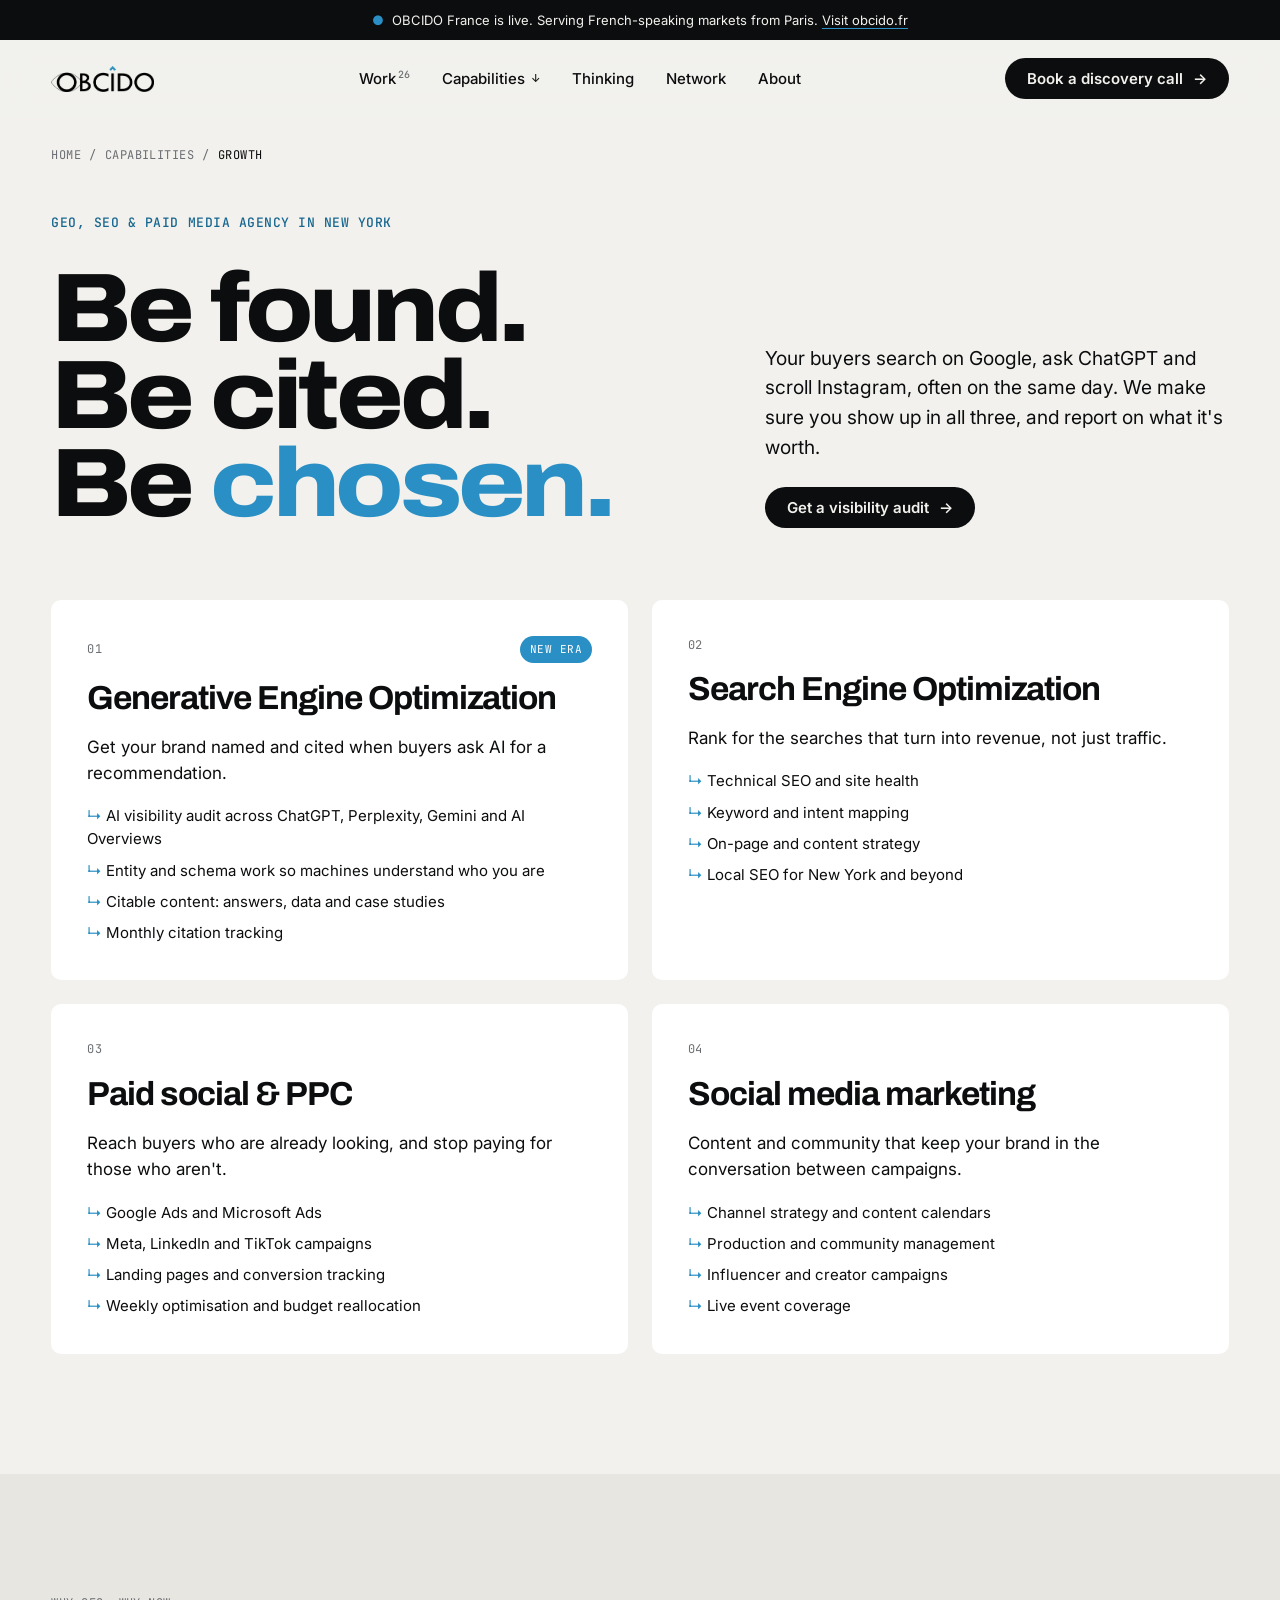
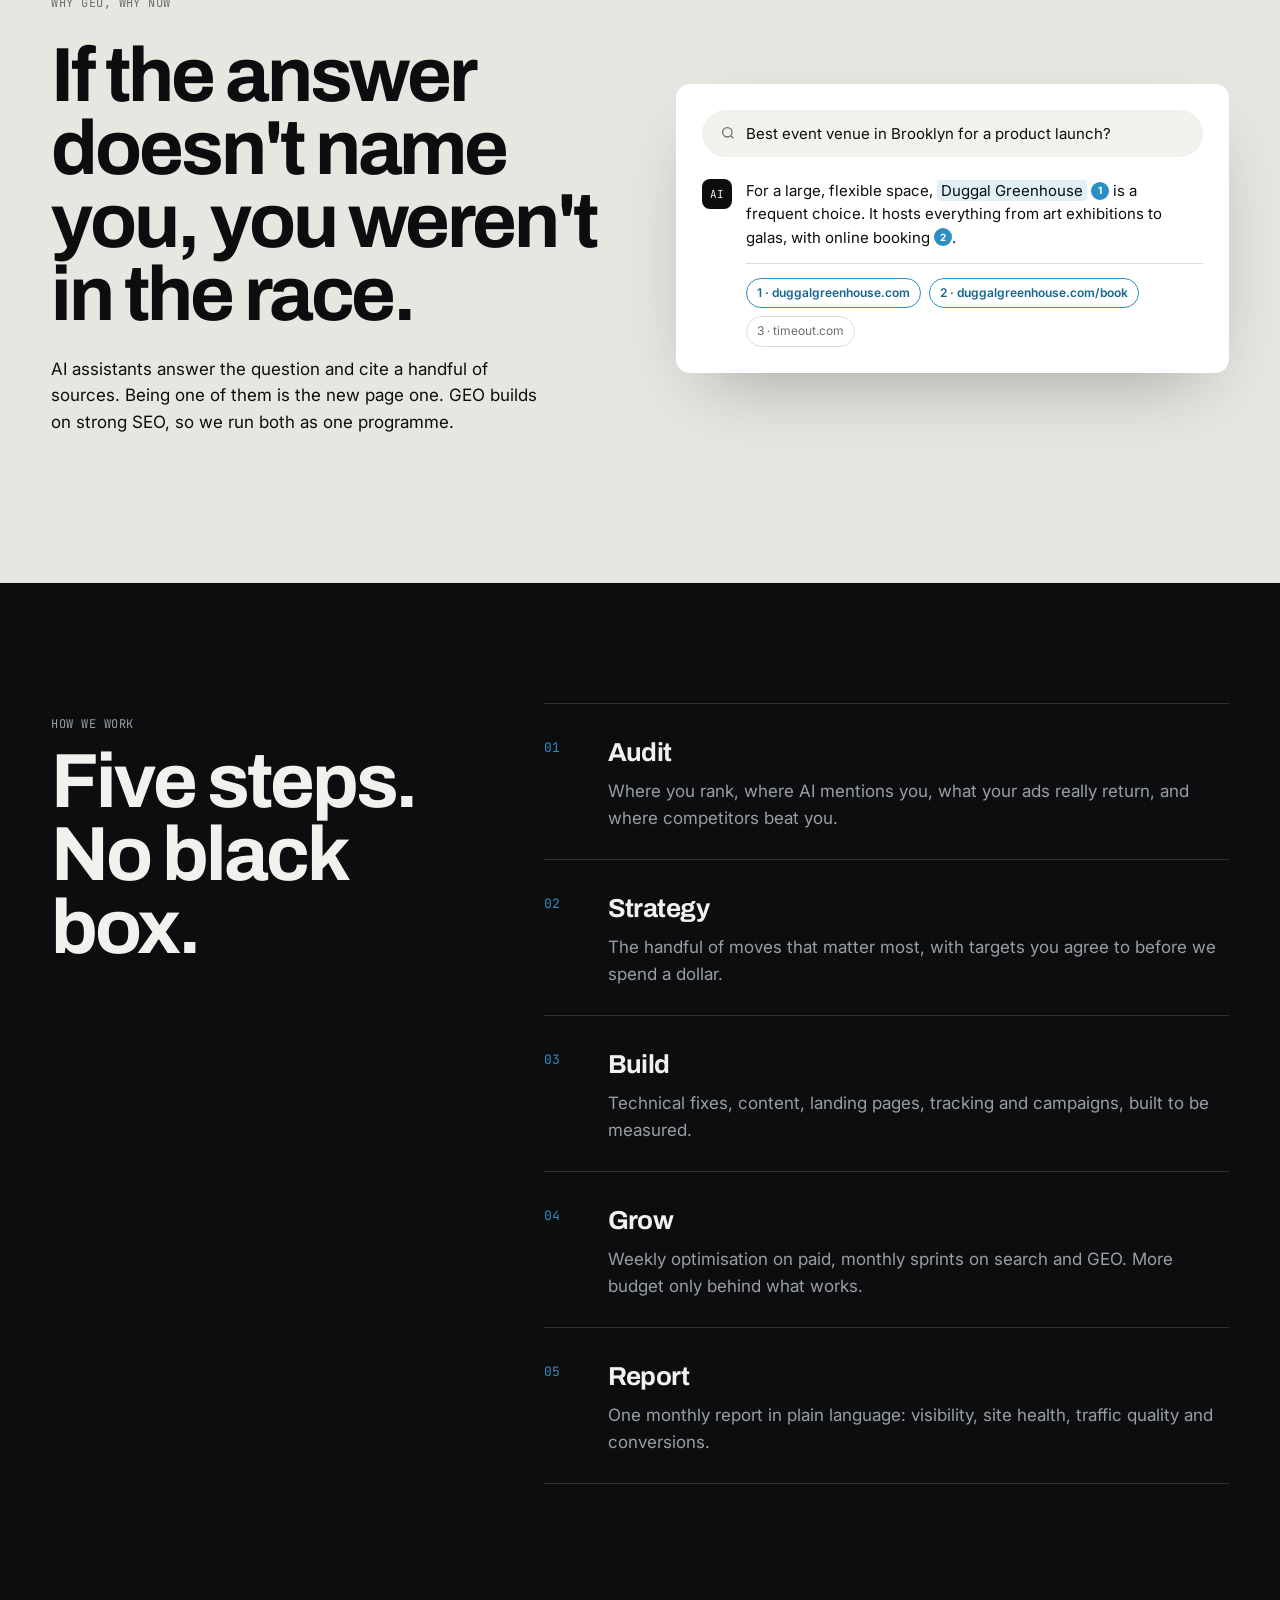
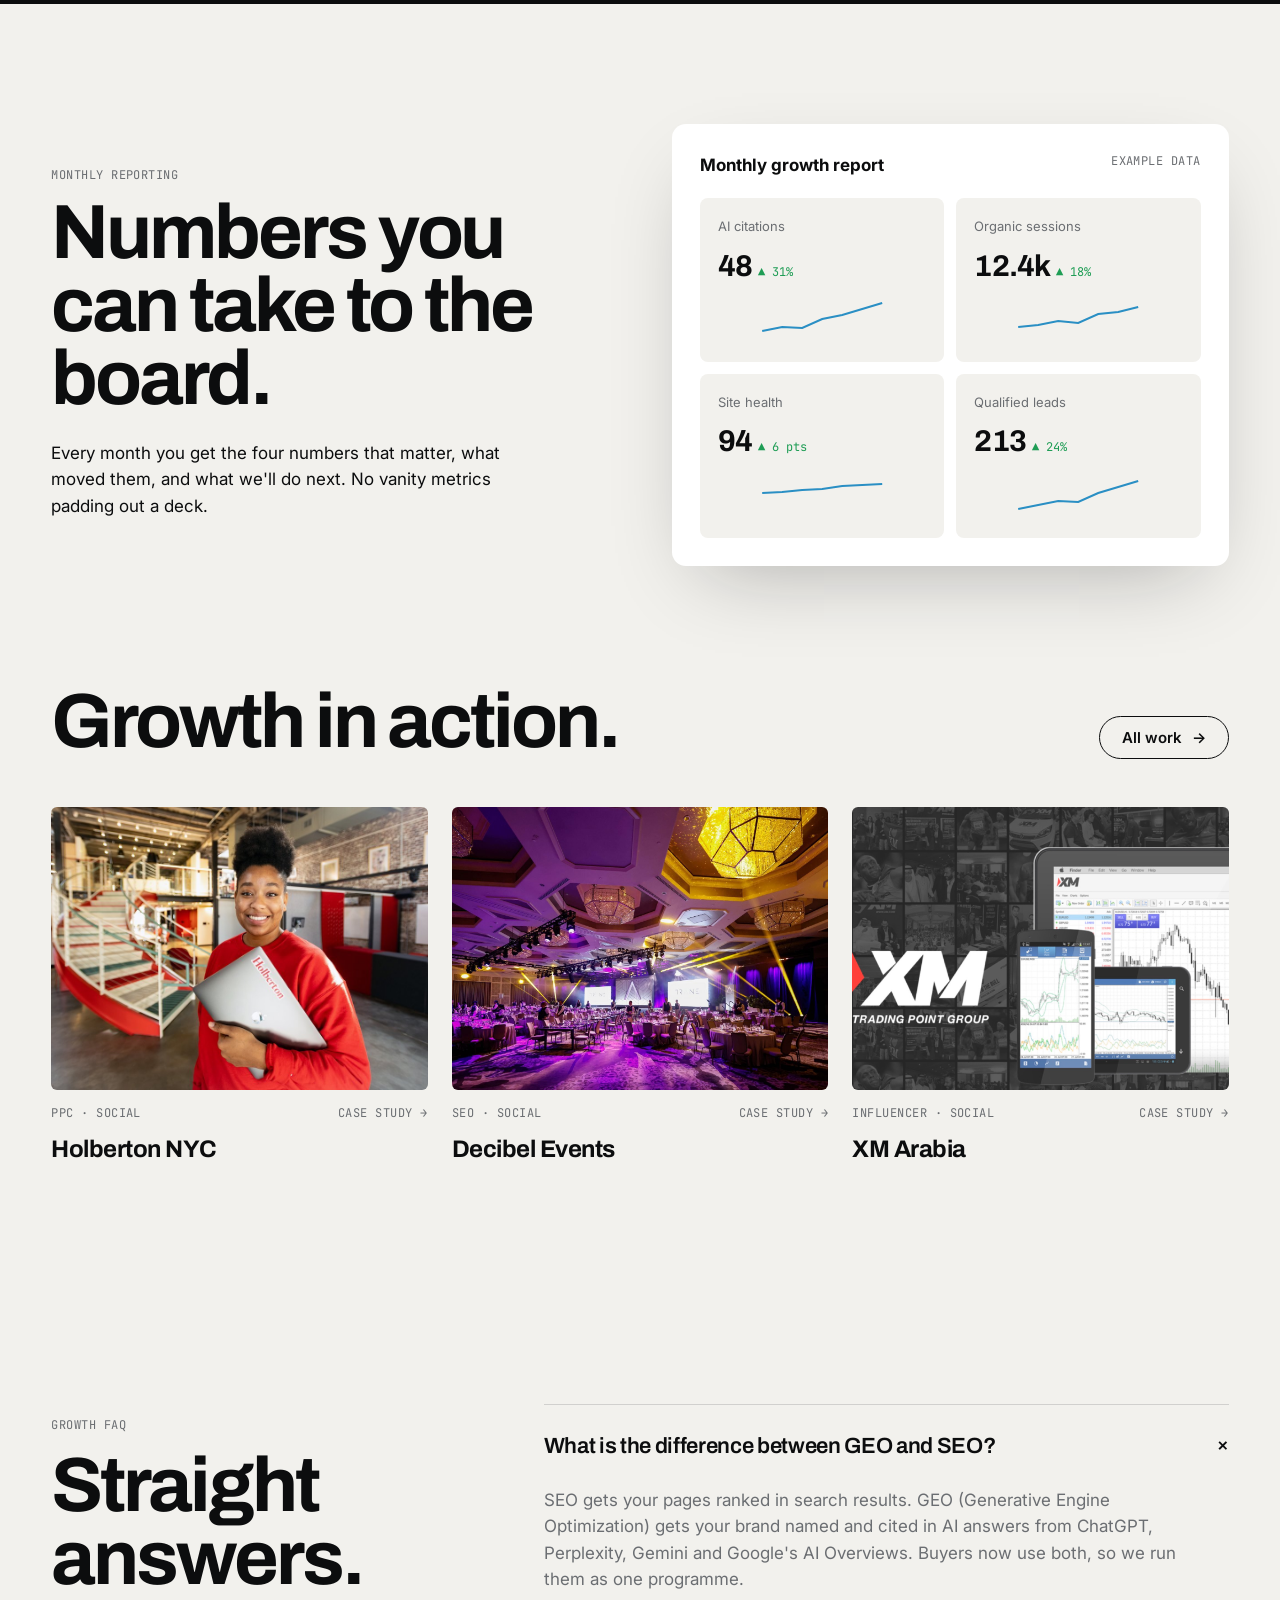
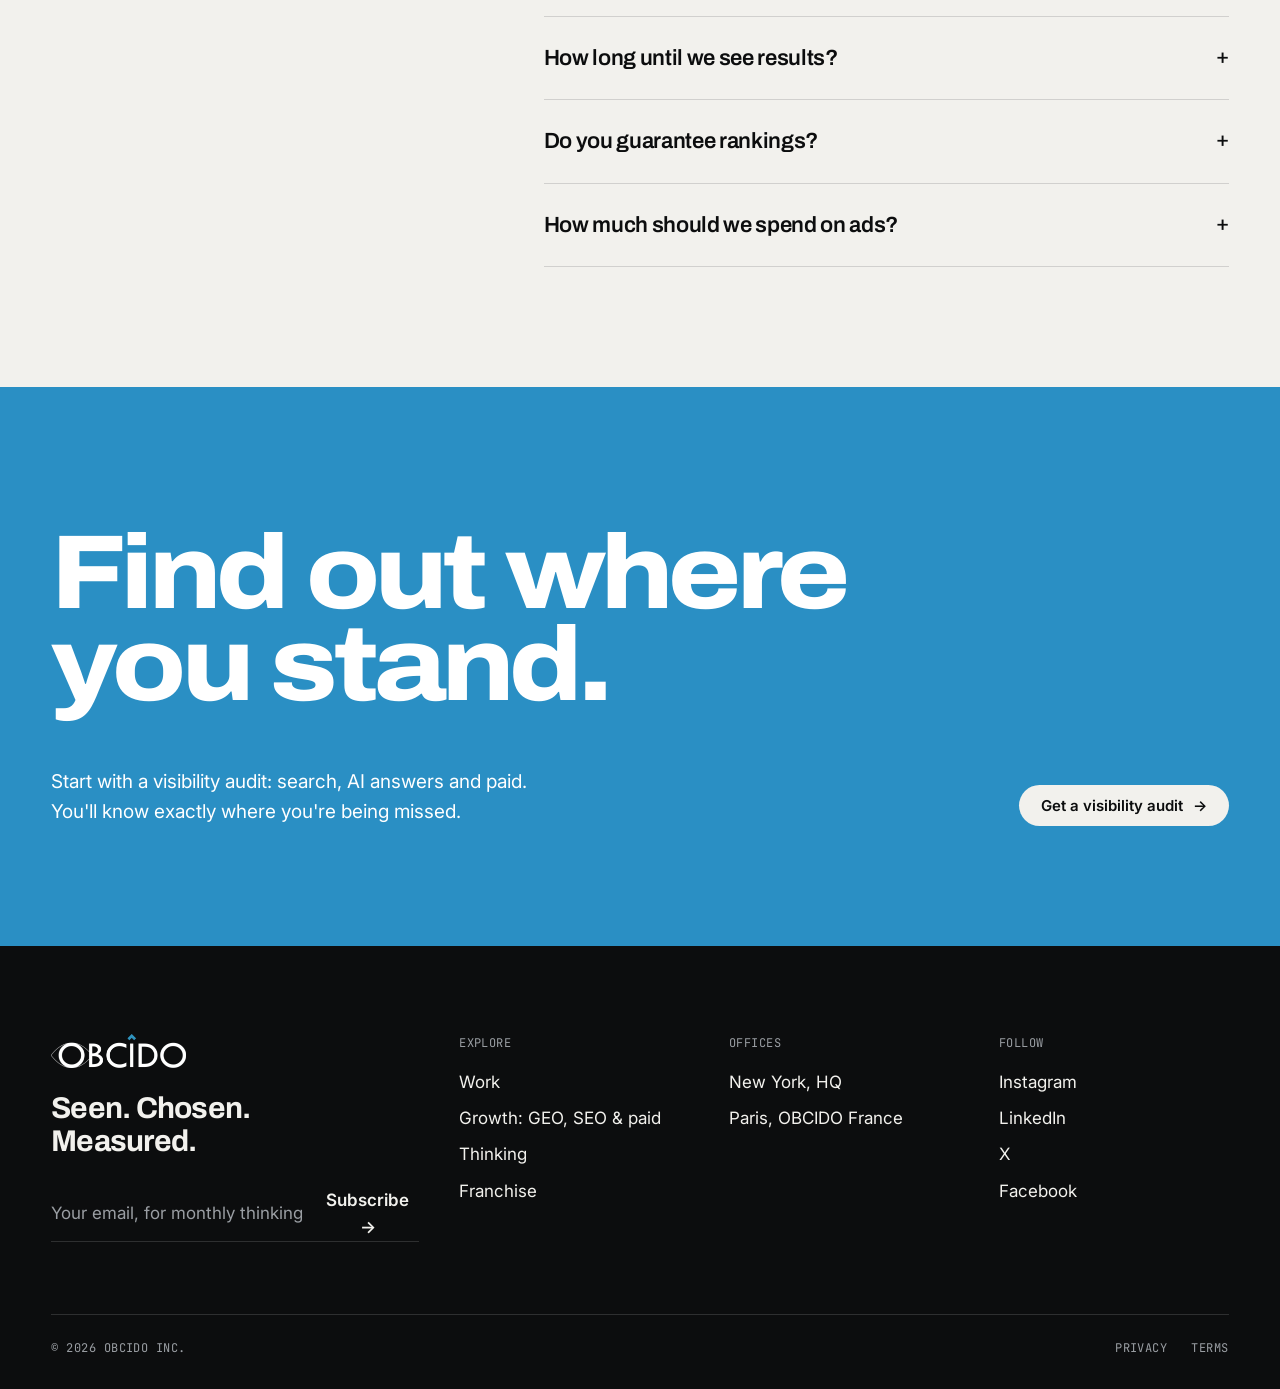
<file: growth.html>
<!doctype html>
<html lang="en">
<head>
  <meta charset="utf-8">
  <meta name="viewport" content="width=device-width, initial-scale=1">
  <meta name="robots" content="noindex, nofollow"><!-- mockup only: remove on the real site -->
  <title>GEO, SEO &amp; Paid Media Agency in New York | OBCIDO Growth</title>
  <meta name="description" content="OBCIDO Growth: Generative Engine Optimization, SEO, paid social, PPC and social media for brands that want to be found in search, cited by AI and chosen by buyers.">
  <link rel="canonical" href="https://www.obcido.com/growth">
  <meta property="og:title" content="GEO, SEO & paid media | OBCIDO Growth">
  <meta property="og:description" content="Be found in search. Be cited by AI. Be chosen by buyers.">
  <meta property="og:type" content="website">
  <meta property="og:image" content="https://kamelasmar.github.io/obcido-mockup/assets/decibel.jpg">
  <link rel="preconnect" href="https://fonts.googleapis.com">
  <link rel="preconnect" href="https://fonts.gstatic.com" crossorigin>
  <link href="https://fonts.googleapis.com/css2?family=Archivo:wdth,wght@62..125,400..900&family=Inter:wght@400;500;600&family=JetBrains+Mono:wght@400;500&display=swap" rel="stylesheet">
  <link rel="stylesheet" href="styles.css?v=202611061224">
  <script type="application/ld+json">
  [{"@context":"https://schema.org","@type":"Service",
    "name":"Growth: GEO, SEO and paid media",
    "serviceType":["Generative Engine Optimization","Search Engine Optimization","Pay-per-click advertising","Paid social advertising","Social media marketing"],
    "provider":{"@type":"ProfessionalService","name":"OBCIDO Inc.","url":"https://www.obcido.com/","address":{"@type":"PostalAddress","addressLocality":"New York","addressRegion":"NY","addressCountry":"US"}},
    "areaServed":["United States","France","Worldwide"]},
   {"@context":"https://schema.org","@type":"FAQPage","mainEntity":[
    {"@type":"Question","name":"What is the difference between GEO and SEO?","acceptedAnswer":{"@type":"Answer","text":"SEO gets your pages ranked in search results. GEO (Generative Engine Optimization) gets your brand named and cited in AI answers from ChatGPT, Perplexity, Gemini and Google's AI Overviews. Buyers now use both, so we run them as one programme."}},
    {"@type":"Question","name":"How long until we see results?","acceptedAnswer":{"@type":"Answer","text":"Paid social and PPC can move numbers within weeks. SEO and GEO typically compound over three to six months."}},
    {"@type":"Question","name":"Do you guarantee rankings?","acceptedAnswer":{"@type":"Answer","text":"No honest agency can guarantee rankings or AI citations. We commit to the work, the targets and monthly reporting on every number that matters."}},
    {"@type":"Question","name":"How much should we spend on ads?","acceptedAnswer":{"@type":"Answer","text":"It depends on your market and goals. We recommend a budget after the audit, and start small enough to learn before scaling what works."}}]},
   {"@context":"https://schema.org","@type":"BreadcrumbList","itemListElement":[
    {"@type":"ListItem","position":1,"name":"Home","item":"https://www.obcido.com/"},
    {"@type":"ListItem","position":2,"name":"Growth","item":"https://www.obcido.com/growth"}]}]
  </script>
</head>
<body data-page="growth">
<!-- @header -->
<a class="skip" href="#main">Skip to content</a>
<div class="announce">
  <span class="flag">●</span>OBCIDO France is live. Serving French-speaking markets from Paris. <a href="https://obcido.fr">Visit obcido.fr</a>
</div>

<header class="nav" id="nav">
  <a href="index.html" class="nav-logo" aria-label="OBCIDO home"><img src="assets/obcido-logo.png" alt="OBCIDO" width="1078" height="272"></a>
  <nav class="nav-links" aria-label="Primary">
    <a href="work.html" data-nav="work">Work<sup>26</sup></a>
    <div class="dd" id="dd">
      <button class="dd-btn" aria-expanded="false" aria-controls="dd-caps" data-nav="capabilities">Capabilities <span class="chev" aria-hidden="true">↓</span></button>
      <div class="dd-panel" id="dd-caps">
        <a href="index.html#capabilities"><span class="mono">01</span><b>Strategy</b><small>Positioning, growth strategy, PR</small></a>
        <a href="index.html#capabilities"><span class="mono">02</span><b>Build</b><small>Websites, AI integration, automation</small></a>
        <a href="growth.html" data-nav="growth"><span class="mono">03</span><b>Growth</b><small>GEO, SEO, paid media, social</small></a>
        <a href="index.html#capabilities"><span class="mono">04</span><b>Intelligence</b><small>Reporting, lead intelligence</small></a>
      </div>
    </div>
    <a href="index.html#thinking">Thinking</a>
    <a href="index.html#network">Network</a>
    <a href="index.html#faq">About</a>
  </nav>
  <a href="https://www.obcido.com/discovery-call" class="btn btn-ink nav-cta">Book a discovery call <span class="arrow">→</span></a>
  <button class="menu-btn btn btn-line" id="menuOpen" aria-expanded="false" aria-controls="menu">Menu</button>
</header>

<div class="menu on-dark" id="menu" role="dialog" aria-modal="true" aria-label="Site menu" hidden>
  <div class="menu-top">
    <a href="index.html" aria-label="OBCIDO home"><img class="menu-logo" src="assets/obcido-logo.png" alt="OBCIDO" width="1078" height="272"></a>
    <button class="btn btn-paper" id="menuClose">Close <span aria-hidden="true">✕</span></button>
  </div>
  <nav class="menu-links" aria-label="Menu">
    <a href="work.html"><span class="mono">01</span>Work</a>
    <div class="menu-group">
      <span class="menu-label"><span class="mono">02</span>Capabilities</span>
      <div class="menu-sub">
        <a href="index.html#capabilities">Strategy</a>
        <a href="index.html#capabilities">Build</a>
        <a href="growth.html">Growth</a>
        <a href="index.html#capabilities">Intelligence</a>
      </div>
    </div>
    <a href="index.html#thinking"><span class="mono">03</span>Thinking</a>
    <a href="index.html#network"><span class="mono">04</span>Network</a>
    <a href="index.html#faq"><span class="mono">05</span>About</a>
  </nav>
  <div class="menu-foot">
    <a href="https://www.obcido.com/discovery-call" class="btn btn-blue">Book a discovery call <span class="arrow">→</span></a>
    <span class="mono muted">New York · Paris</span>
    <span class="menu-social"><a href="https://www.instagram.com/obcidoinc/">Instagram</a><a href="https://www.linkedin.com/company/77230247/">LinkedIn</a><a href="https://x.com/obcidoinc">X</a></span>
  </div>
</div>
<!-- /@header -->

<main id="main">
  <nav class="crumbs mono" aria-label="Breadcrumb"><a href="index.html">Home</a><span>/</span><a href="index.html#capabilities">Capabilities</a><span>/</span><span aria-current="page">Growth</span></nav>

  <section class="page-hero">
    <h1>GEO, SEO &amp; paid media agency in New York</h1>
    <p class="display">Be found.<br>Be cited.<br>Be <em>chosen.</em></p>
    <div>
      <p class="lede">Your buyers search on Google, ask ChatGPT and scroll Instagram, often on the same day. We make sure you show up in all three, and report on what it's worth.</p>
      <a href="https://www.obcido.com/discovery-call" class="btn btn-ink">Get a visibility audit <span class="arrow">→</span></a>
    </div>
  </section>

  <section class="svc-grid" aria-label="Growth services">
    <article class="svc reveal" id="geo">
      <div class="svc-top"><span class="mono muted">01</span><span class="tag-blue">New era</span></div>
      <h2 class="h3-like"><span class="svc-h">Generative Engine Optimization</span></h2>
      <p>Get your brand named and cited when buyers ask AI for a recommendation.</p>
      <ul><li>AI visibility audit across ChatGPT, Perplexity, Gemini and AI Overviews</li><li>Entity and schema work so machines understand who you are</li><li>Citable content: answers, data and case studies</li><li>Monthly citation tracking</li></ul>
    </article>
    <article class="svc reveal" id="seo">
      <div class="svc-top"><span class="mono muted">02</span></div>
      <h2 class="h3-like"><span class="svc-h">Search Engine Optimization</span></h2>
      <p>Rank for the searches that turn into revenue, not just traffic.</p>
      <ul><li>Technical SEO and site health</li><li>Keyword and intent mapping</li><li>On-page and content strategy</li><li>Local SEO for New York and beyond</li></ul>
    </article>
    <article class="svc reveal" id="paid">
      <div class="svc-top"><span class="mono muted">03</span></div>
      <h2 class="h3-like"><span class="svc-h">Paid social &amp; PPC</span></h2>
      <p>Reach buyers who are already looking, and stop paying for those who aren't.</p>
      <ul><li>Google Ads and Microsoft Ads</li><li>Meta, LinkedIn and TikTok campaigns</li><li>Landing pages and conversion tracking</li><li>Weekly optimisation and budget reallocation</li></ul>
    </article>
    <article class="svc reveal" id="social">
      <div class="svc-top"><span class="mono muted">04</span></div>
      <h2 class="h3-like"><span class="svc-h">Social media marketing</span></h2>
      <p>Content and community that keep your brand in the conversation between campaigns.</p>
      <ul><li>Channel strategy and content calendars</li><li>Production and community management</li><li>Influencer and creator campaigns</li><li>Live event coverage</li></ul>
    </article>
  </section>

  <section class="geo">
    <div class="geo-copy reveal">
      <p class="mono muted">Why GEO, why now</p>
      <h2 class="h2">If the answer doesn't name you, you weren't in the race.</h2>
      <p>AI assistants answer the question and cite a handful of sources. Being one of them is the new page one. GEO builds on strong SEO, so we run both as one programme.</p>
    </div>
    <div class="ai-card reveal" aria-label="Example AI answer citing a client">
      <div class="ai-q">
        <svg width="16" height="16" viewBox="0 0 24 24" fill="none" stroke="currentColor" stroke-width="2" aria-hidden="true"><circle cx="11" cy="11" r="7"/><path d="m20 20-3.5-3.5"/></svg>
        <span>Best event venue in Brooklyn for a product launch?</span>
      </div>
      <div class="ai-a">
        <span class="ai-avatar">AI</span>
        <div>
          <p>For a large, flexible space, <mark>Duggal Greenhouse</mark> <span class="cite">1</span> is a frequent choice. It hosts everything from art exhibitions to galas, with online booking <span class="cite">2</span>.</p>
          <div class="ai-sources"><span class="ai-src hit">1 · duggalgreenhouse.com</span><span class="ai-src hit">2 · duggalgreenhouse.com/book</span><span class="ai-src">3 · timeout.com</span></div>
        </div>
      </div>
    </div>
  </section>

  <section class="process on-dark">
    <div class="process-grid">
      <div>
        <p class="mono muted">How we work</p>
        <h2 class="h2">Five steps.<br>No black box.</h2>
      </div>
      <ol class="steps">
        <li><div><h3>Audit</h3><p>Where you rank, where AI mentions you, what your ads really return, and where competitors beat you.</p></div></li>
        <li><div><h3>Strategy</h3><p>The handful of moves that matter most, with targets you agree to before we spend a dollar.</p></div></li>
        <li><div><h3>Build</h3><p>Technical fixes, content, landing pages, tracking and campaigns, built to be measured.</p></div></li>
        <li><div><h3>Grow</h3><p>Weekly optimisation on paid, monthly sprints on search and GEO. More budget only behind what works.</p></div></li>
        <li><div><h3>Report</h3><p>One monthly report in plain language: visibility, site health, traffic quality and conversions.</p></div></li>
      </ol>
    </div>
  </section>

  <section class="report">
    <div class="reveal">
      <p class="mono muted">Monthly reporting</p>
      <h2 class="h2">Numbers you can take to the board.</h2>
      <p style="max-width:44ch;margin-top:24px">Every month you get the four numbers that matter, what moved them, and what we'll do next. No vanity metrics padding out a deck.</p>
    </div>
    <div class="report-card reveal" aria-label="Example monthly report">
      <div class="report-head"><b>Monthly growth report</b><span class="mono muted">Example data</span></div>
      <div class="kpis">
        <div class="kpi"><span>AI citations</span><b>48</b><i>▲ 31%</i><svg class="spark" viewBox="0 0 120 40" aria-hidden="true"><path d="M0 34 L20 30 L40 31 L60 22 L80 18 L100 12 L120 6"/></svg></div>
        <div class="kpi"><span>Organic sessions</span><b>12.4k</b><i>▲ 18%</i><svg class="spark" viewBox="0 0 120 40" aria-hidden="true"><path d="M0 30 L20 28 L40 24 L60 26 L80 17 L100 15 L120 10"/></svg></div>
        <div class="kpi"><span>Site health</span><b>94</b><i>▲ 6 pts</i><svg class="spark" viewBox="0 0 120 40" aria-hidden="true"><path d="M0 20 L20 19 L40 17 L60 16 L80 13 L100 12 L120 11"/></svg></div>
        <div class="kpi"><span>Qualified leads</span><b>213</b><i>▲ 24%</i><svg class="spark" viewBox="0 0 120 40" aria-hidden="true"><path d="M0 36 L20 32 L40 28 L60 29 L80 20 L100 14 L120 8"/></svg></div>
      </div>
    </div>
  </section>

  <section class="related" aria-labelledby="rel-h">
    <div class="sec-head">
      <h2 id="rel-h">Growth in action.</h2>
      <a href="work.html" class="btn btn-line">All work <span class="arrow">→</span></a>
    </div>
    <div class="related-grid">
      <a class="wcard reveal" href="work/holberton-nyc.html">
        <div class="wcard-media"><img src="assets/holberton.jpg" alt="Holberton NYC case study" width="1000" height="638" loading="lazy"></div>
        <div class="wcard-meta mono muted"><span>PPC · Social</span><span>Case study →</span></div>
        <h3 class="wcard-h">Holberton NYC</h3>
      </a>
      <a class="wcard reveal" href="https://www.obcido.com/case-studies/decibel-events">
        <div class="wcard-media"><img src="assets/decibel.jpg" alt="Decibel Events case study" width="1536" height="1025" loading="lazy"></div>
        <div class="wcard-meta mono muted"><span>SEO · Social</span><span>Case study →</span></div>
        <h3 class="wcard-h">Decibel Events</h3>
      </a>
      <a class="wcard reveal" href="https://www.obcido.com/case-studies/xm-arabia">
        <div class="wcard-media"><img src="assets/xm.jpg" alt="XM Arabia case study" width="2000" height="1007" loading="lazy"></div>
        <div class="wcard-meta mono muted"><span>Influencer · Social</span><span>Case study →</span></div>
        <h3 class="wcard-h">XM Arabia</h3>
      </a>
    </div>
  </section>

  <section class="faq" id="faq">
    <div>
      <p class="mono muted" style="margin-bottom:16px">Growth FAQ</p>
      <h2 class="h2">Straight answers.</h2>
    </div>
    <div>
      <details open><summary>What is the difference between GEO and SEO?</summary><p>SEO gets your pages ranked in search results. GEO (Generative Engine Optimization) gets your brand named and cited in AI answers from ChatGPT, Perplexity, Gemini and Google's AI Overviews. Buyers now use both, so we run them as one programme.</p></details>
      <details><summary>How long until we see results?</summary><p>Paid social and PPC can move numbers within weeks. SEO and GEO typically compound over three to six months.</p></details>
      <details><summary>Do you guarantee rankings?</summary><p>No honest agency can guarantee rankings or AI citations. We commit to the work, the targets and monthly reporting on every number that matters.</p></details>
      <details><summary>How much should we spend on ads?</summary><p>It depends on your market and goals. We recommend a budget after the audit, and start small enough to learn before scaling what works.</p></details>
    </div>
  </section>

  <section class="cta">
    <h2>Find out where<br>you stand.</h2>
    <div class="cta-row">
      <p>Start with a visibility audit: search, AI answers and paid. You'll know exactly where you're being missed.</p>
      <a href="https://www.obcido.com/discovery-call" class="btn btn-paper">Get a visibility audit <span class="arrow">→</span></a>
    </div>
  </section>
</main>

<!-- @footer -->
<footer class="footer">
  <div class="footer-top">
    <div>
      <img class="footer-logo" src="assets/obcido-logo.png" alt="OBCIDO" width="1078" height="272" loading="lazy">
      <p class="footer-tag">Seen. Chosen. Measured.</p>
      <form class="news" onsubmit="return false">
        <input type="email" placeholder="Your email, for monthly thinking" aria-label="Email">
        <button type="submit">Subscribe →</button>
      </form>
    </div>
    <div>
      <h2 class="mono footer-h">Explore</h2>
      <ul><li><a href="work.html">Work</a></li><li><a href="growth.html">Growth: GEO, SEO &amp; paid</a></li><li><a href="index.html#thinking">Thinking</a></li><li><a href="https://www.obcido.com/franchise">Franchise</a></li></ul>
    </div>
    <div>
      <h2 class="mono footer-h">Offices</h2>
      <ul><li>New York, HQ</li><li><a href="https://obcido.fr">Paris, OBCIDO France</a></li></ul>
    </div>
    <div>
      <h2 class="mono footer-h">Follow</h2>
      <ul>
        <li><a href="https://www.instagram.com/obcidoinc/">Instagram</a></li>
        <li><a href="https://www.linkedin.com/company/77230247/">LinkedIn</a></li>
        <li><a href="https://x.com/obcidoinc">X</a></li>
        <li><a href="https://www.facebook.com/obcido">Facebook</a></li>
      </ul>
    </div>
  </div>
  <div class="footer-bottom mono">
    <span>© 2026 OBCIDO Inc.</span>
    <nav aria-label="Legal"><a href="https://www.obcido.com/privacy-policy">Privacy</a><a href="https://www.obcido.com/terms-of-service">Terms</a></nav>
  </div>
</footer>
<script src="site.js?v=202611061224" defer></script>
<!-- /@footer -->
</body>
</html>
</file>
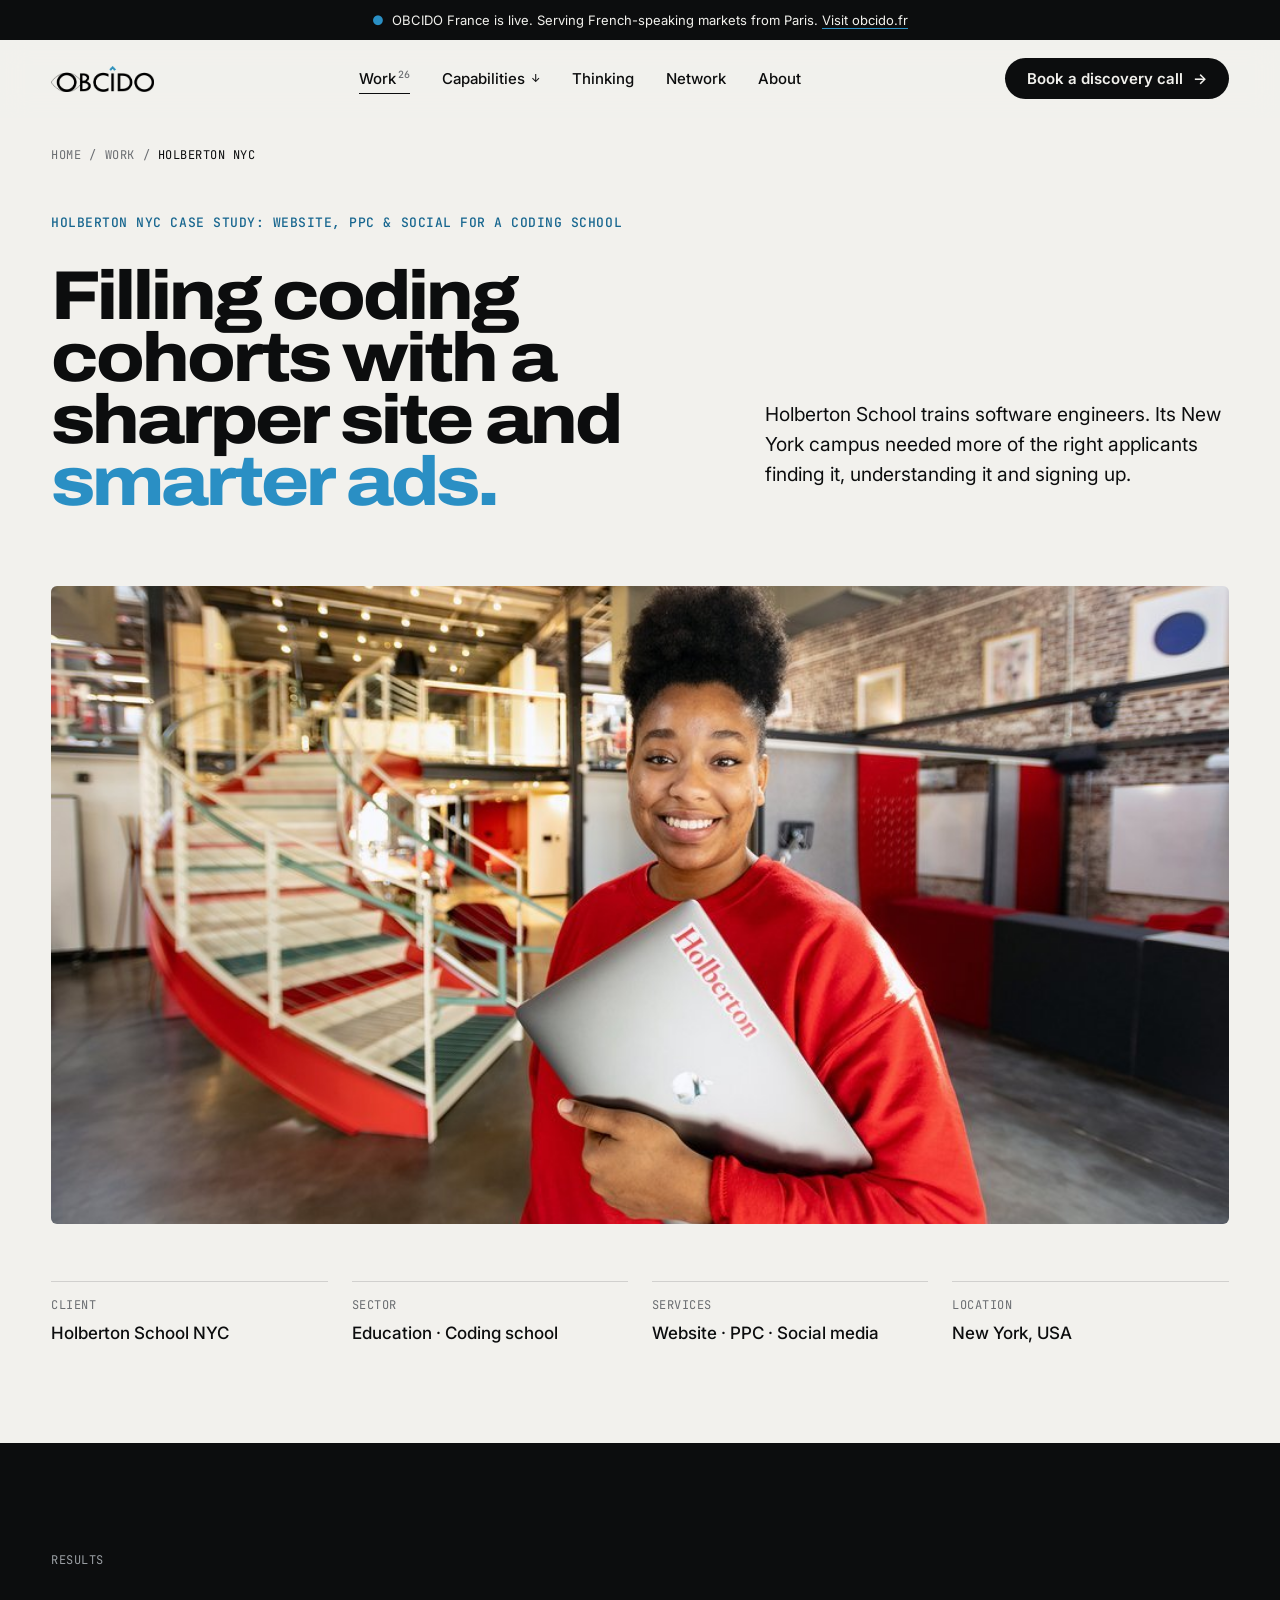
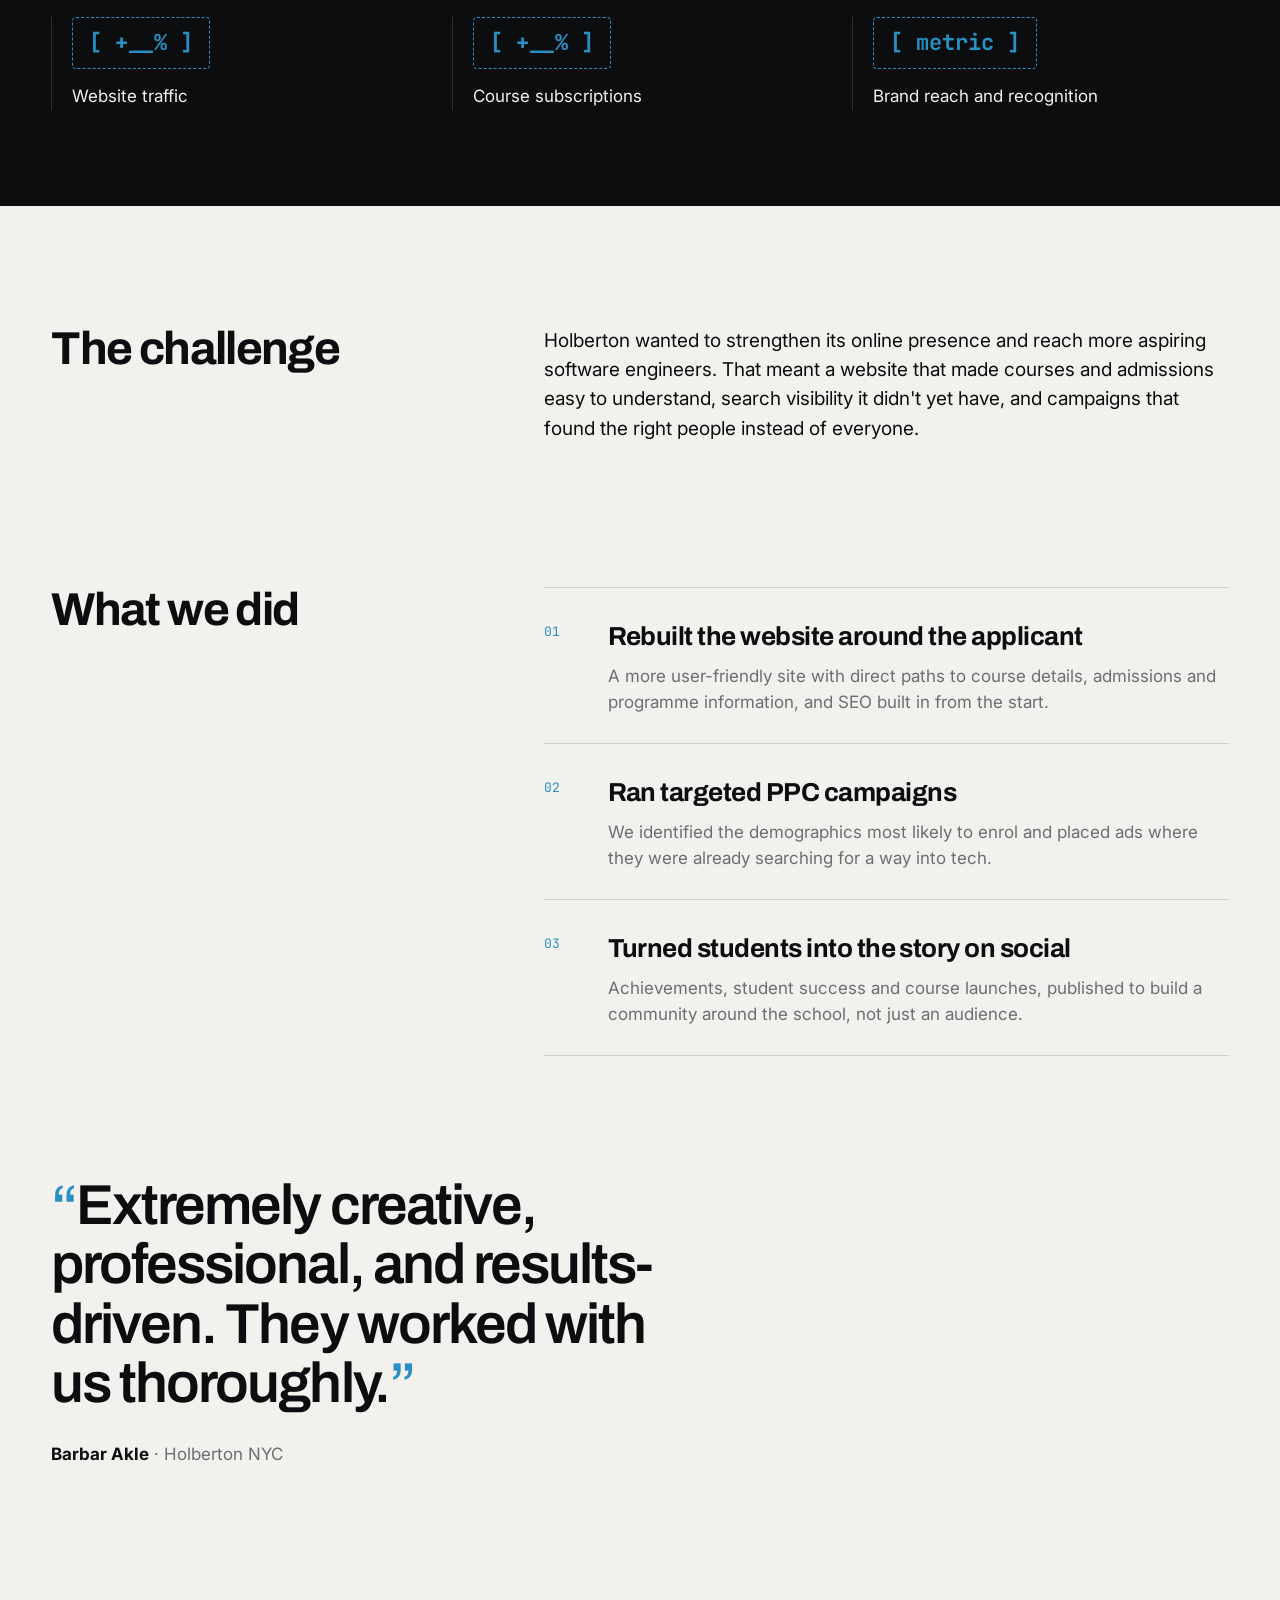
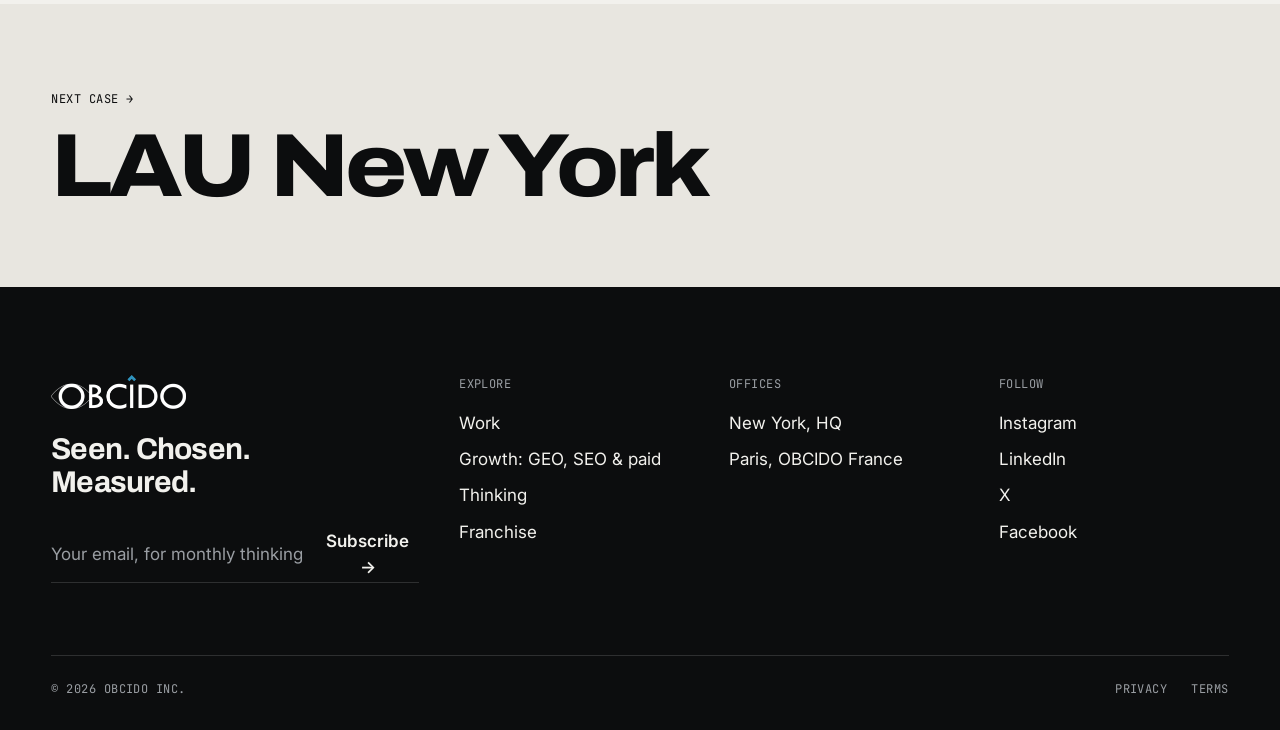
<file: work/holberton-nyc.html>
<!doctype html>
<html lang="en">
<head>
  <meta charset="utf-8">
  <meta name="viewport" content="width=device-width, initial-scale=1">
  <meta name="robots" content="noindex, nofollow"><!-- mockup only: remove on the real site -->
  <title>Holberton NYC Case Study: Website, PPC &amp; Social | OBCIDO</title>
  <meta name="description" content="How OBCIDO helped Holberton School NYC reach more aspiring software engineers with a rebuilt website, targeted PPC campaigns and social media promotion.">
  <link rel="canonical" href="https://www.obcido.com/case-studies/holberton-nyc">
  <meta property="og:title" content="Holberton NYC × OBCIDO">
  <meta property="og:description" content="Website, PPC and social for a New York coding school.">
  <meta property="og:type" content="article">
  <meta property="og:image" content="https://kamelasmar.github.io/obcido-mockup/assets/holberton.jpg">
  <link rel="preconnect" href="https://fonts.googleapis.com">
  <link rel="preconnect" href="https://fonts.gstatic.com" crossorigin>
  <link href="https://fonts.googleapis.com/css2?family=Archivo:wdth,wght@62..125,400..900&family=Inter:wght@400;500;600&family=JetBrains+Mono:wght@400;500&display=swap" rel="stylesheet">
  <link rel="stylesheet" href="../styles.css?v=202611061224">
  <script type="application/ld+json">
  [{"@context":"https://schema.org","@type":"Article",
    "headline":"Holberton NYC case study: website, PPC and social for a coding school",
    "image":"https://www.obcido.com/assets/holberton.jpg",
    "author":{"@type":"Organization","name":"OBCIDO Inc.","url":"https://www.obcido.com/"},
    "publisher":{"@type":"Organization","name":"OBCIDO Inc."},
    "about":{"@type":"EducationalOrganization","name":"Holberton School New York"}},
   {"@context":"https://schema.org","@type":"BreadcrumbList","itemListElement":[
    {"@type":"ListItem","position":1,"name":"Home","item":"https://www.obcido.com/"},
    {"@type":"ListItem","position":2,"name":"Work","item":"https://www.obcido.com/work"},
    {"@type":"ListItem","position":3,"name":"Holberton NYC","item":"https://www.obcido.com/case-studies/holberton-nyc"}]}]
  </script>
</head>
<body data-page="work">
<!-- @header -->
<a class="skip" href="#main">Skip to content</a>
<div class="announce">
  <span class="flag">●</span>OBCIDO France is live. Serving French-speaking markets from Paris. <a href="https://obcido.fr">Visit obcido.fr</a>
</div>

<header class="nav" id="nav">
  <a href="../index.html" class="nav-logo" aria-label="OBCIDO home"><img src="../assets/obcido-logo.png" alt="OBCIDO" width="1078" height="272"></a>
  <nav class="nav-links" aria-label="Primary">
    <a href="../work.html" data-nav="work">Work<sup>26</sup></a>
    <div class="dd" id="dd">
      <button class="dd-btn" aria-expanded="false" aria-controls="dd-caps" data-nav="capabilities">Capabilities <span class="chev" aria-hidden="true">↓</span></button>
      <div class="dd-panel" id="dd-caps">
        <a href="../index.html#capabilities"><span class="mono">01</span><b>Strategy</b><small>Positioning, growth strategy, PR</small></a>
        <a href="../index.html#capabilities"><span class="mono">02</span><b>Build</b><small>Websites, AI integration, automation</small></a>
        <a href="../growth.html" data-nav="growth"><span class="mono">03</span><b>Growth</b><small>GEO, SEO, paid media, social</small></a>
        <a href="../index.html#capabilities"><span class="mono">04</span><b>Intelligence</b><small>Reporting, lead intelligence</small></a>
      </div>
    </div>
    <a href="../index.html#thinking">Thinking</a>
    <a href="../index.html#network">Network</a>
    <a href="../index.html#faq">About</a>
  </nav>
  <a href="https://www.obcido.com/discovery-call" class="btn btn-ink nav-cta">Book a discovery call <span class="arrow">→</span></a>
  <button class="menu-btn btn btn-line" id="menuOpen" aria-expanded="false" aria-controls="menu">Menu</button>
</header>

<div class="menu on-dark" id="menu" role="dialog" aria-modal="true" aria-label="Site menu" hidden>
  <div class="menu-top">
    <a href="../index.html" aria-label="OBCIDO home"><img class="menu-logo" src="../assets/obcido-logo.png" alt="OBCIDO" width="1078" height="272"></a>
    <button class="btn btn-paper" id="menuClose">Close <span aria-hidden="true">✕</span></button>
  </div>
  <nav class="menu-links" aria-label="Menu">
    <a href="../work.html"><span class="mono">01</span>Work</a>
    <div class="menu-group">
      <span class="menu-label"><span class="mono">02</span>Capabilities</span>
      <div class="menu-sub">
        <a href="../index.html#capabilities">Strategy</a>
        <a href="../index.html#capabilities">Build</a>
        <a href="../growth.html">Growth</a>
        <a href="../index.html#capabilities">Intelligence</a>
      </div>
    </div>
    <a href="../index.html#thinking"><span class="mono">03</span>Thinking</a>
    <a href="../index.html#network"><span class="mono">04</span>Network</a>
    <a href="../index.html#faq"><span class="mono">05</span>About</a>
  </nav>
  <div class="menu-foot">
    <a href="https://www.obcido.com/discovery-call" class="btn btn-blue">Book a discovery call <span class="arrow">→</span></a>
    <span class="mono muted">New York · Paris</span>
    <span class="menu-social"><a href="https://www.instagram.com/obcidoinc/">Instagram</a><a href="https://www.linkedin.com/company/77230247/">LinkedIn</a><a href="https://x.com/obcidoinc">X</a></span>
  </div>
</div>
<!-- /@header -->

<main id="main">
  <nav class="crumbs mono" aria-label="Breadcrumb"><a href="../index.html">Home</a><span>/</span><a href="../work.html">Work</a><span>/</span><span aria-current="page">Holberton NYC</span></nav>

  <article>
    <header class="page-hero">
      <h1>Holberton NYC case study: website, PPC &amp; social for a coding school</h1>
      <p class="display display-sm">Filling coding cohorts with a sharper site and <em>smarter ads.</em></p>
      <div>
        <p class="lede">Holberton School trains software engineers. Its New York campus needed more of the right applicants finding it, understanding it and signing up.</p>
      </div>
    </header>

    <figure class="case-hero-img" style="margin:0">
      <img src="../assets/holberton.jpg" alt="Holberton NYC students at work" width="1000" height="638" fetchpriority="high">
    </figure>

    <dl class="facts">
      <div><dt>Client</dt><dd>Holberton School NYC</dd></div>
      <div><dt>Sector</dt><dd>Education · Coding school</dd></div>
      <div><dt>Services</dt><dd><a href="../index.html#capabilities">Website</a> · <a href="../growth.html#paid">PPC</a> · <a href="../growth.html#social">Social media</a></dd></div>
      <div><dt>Location</dt><dd>New York, USA</dd></div>
    </dl>

    <section class="results on-dark" aria-labelledby="res-h">
      <p class="mono muted" id="res-h">Results</p>
      <div class="results-grid">
        <div class="result"><b class="todo">[ +__% ]</b><span>Website traffic</span></div>
        <div class="result"><b class="todo">[ +__% ]</b><span>Course subscriptions</span></div>
        <div class="result"><b class="todo">[ metric ]</b><span>Brand reach and recognition</span></div>
      </div>
    </section>

    <section class="story" aria-labelledby="ch-h">
      <h2 id="ch-h">The challenge</h2>
      <div class="story-body">
        <p>Holberton wanted to strengthen its online presence and reach more aspiring software engineers. That meant a website that made courses and admissions easy to understand, search visibility it didn't yet have, and campaigns that found the right people instead of everyone.</p>
      </div>
    </section>

    <section class="story" aria-labelledby="ap-h">
      <h2 id="ap-h">What we did</h2>
      <div class="story-body">
        <ol class="steps">
          <li><div><h3>Rebuilt the website around the applicant</h3><p>A more user-friendly site with direct paths to course details, admissions and programme information, and SEO built in from the start.</p></div></li>
          <li><div><h3>Ran targeted PPC campaigns</h3><p>We identified the demographics most likely to enrol and placed ads where they were already searching for a way into tech.</p></div></li>
          <li><div><h3>Turned students into the story on social</h3><p>Achievements, student success and course launches, published to build a community around the school, not just an audience.</p></div></li>
        </ol>
      </div>
    </section>

    <section class="pull">
      <blockquote>Extremely creative, professional, and results-driven. They worked with us thoroughly.</blockquote>
      <p><b>Barbar Akle</b> <span class="muted">· Holberton NYC</span></p>
    </section>
  </article>

  <a class="next-case" href="https://www.obcido.com/case-studies/lau-new-york">
    <span class="mono">Next case →</span>
    <p class="display">LAU New York</p>
  </a>
</main>

<!-- @footer -->
<footer class="footer">
  <div class="footer-top">
    <div>
      <img class="footer-logo" src="../assets/obcido-logo.png" alt="OBCIDO" width="1078" height="272" loading="lazy">
      <p class="footer-tag">Seen. Chosen. Measured.</p>
      <form class="news" onsubmit="return false">
        <input type="email" placeholder="Your email, for monthly thinking" aria-label="Email">
        <button type="submit">Subscribe →</button>
      </form>
    </div>
    <div>
      <h2 class="mono footer-h">Explore</h2>
      <ul><li><a href="../work.html">Work</a></li><li><a href="../growth.html">Growth: GEO, SEO &amp; paid</a></li><li><a href="../index.html#thinking">Thinking</a></li><li><a href="https://www.obcido.com/franchise">Franchise</a></li></ul>
    </div>
    <div>
      <h2 class="mono footer-h">Offices</h2>
      <ul><li>New York, HQ</li><li><a href="https://obcido.fr">Paris, OBCIDO France</a></li></ul>
    </div>
    <div>
      <h2 class="mono footer-h">Follow</h2>
      <ul>
        <li><a href="https://www.instagram.com/obcidoinc/">Instagram</a></li>
        <li><a href="https://www.linkedin.com/company/77230247/">LinkedIn</a></li>
        <li><a href="https://x.com/obcidoinc">X</a></li>
        <li><a href="https://www.facebook.com/obcido">Facebook</a></li>
      </ul>
    </div>
  </div>
  <div class="footer-bottom mono">
    <span>© 2026 OBCIDO Inc.</span>
    <nav aria-label="Legal"><a href="https://www.obcido.com/privacy-policy">Privacy</a><a href="https://www.obcido.com/terms-of-service">Terms</a></nav>
  </div>
</footer>
<script src="../site.js?v=202611061224" defer></script>
<!-- /@footer -->
</body>
</html>
</file>
<file: styles.css>
/* OBCIDO homepage mockup — BASIC/DEPT-inspired editorial direction */
:root {
  --ink: #0c0d0e;
  --ink-2: #16181a;
  --paper: #f2f1ed;
  --paper-2: #e8e6e0;
  --white: #ffffff;
  --blue: #2a8fc4;
  --blue-deep: #17668f;
  --muted: #6b6e72;
  --muted-dark: #9a9ea3;
  --line: rgba(12, 13, 14, 0.14);
  --line-dark: rgba(255, 255, 255, 0.14);
  --display: "Archivo", "Helvetica Neue", Arial, sans-serif;
  --body: "Inter", "Helvetica Neue", Arial, sans-serif;
  --mono: "JetBrains Mono", ui-monospace, Menlo, monospace;
  --pad: clamp(20px, 4vw, 56px);
  --ease: cubic-bezier(0.22, 1, 0.36, 1);
}

*, *::before, *::after { box-sizing: border-box; }
html { scroll-behavior: smooth; }
html, body { overflow-x: clip; }
body {
  margin: 0;
  background: var(--paper);
  color: var(--ink);
  font-family: var(--body);
  font-size: 17px;
  line-height: 1.55;
  -webkit-font-smoothing: antialiased;
}
img { display: block; max-width: 100%; }
a { color: inherit; text-decoration: none; }
button { font: inherit; color: inherit; background: none; border: 0; cursor: pointer; }

.wrap { padding-inline: var(--pad); }
.mono {
  font-family: var(--mono);
  font-size: 12px;
  letter-spacing: 0.04em;
  text-transform: uppercase;
}
.muted { color: var(--muted); }
.on-dark .muted { color: var(--muted-dark); }

/* ---------- Announcement ---------- */
.announce {
  background: var(--ink);
  color: var(--paper);
  text-align: center;
  padding: 10px var(--pad);
  font-size: 13px;
}
.announce a { border-bottom: 1px solid var(--blue); }
.announce .flag { color: var(--blue); margin-right: 8px; }

/* ---------- Nav ---------- */
.nav {
  position: sticky;
  top: 0;
  z-index: 50;
  display: flex;
  align-items: center;
  justify-content: space-between;
  gap: 24px;
  padding: 18px var(--pad);
  background: rgba(242, 241, 237, 0.86);
  backdrop-filter: blur(14px);
  -webkit-backdrop-filter: blur(14px);
  border-bottom: 1px solid transparent;
  transition: border-color 0.3s;
}
.nav.scrolled { border-bottom-color: var(--line); }
.nav-logo img { height: 26px; width: auto; }
.nav-links { display: flex; gap: 32px; font-size: 15px; font-weight: 500; }
.nav-links a { position: relative; }
.nav-links a::after {
  content: "";
  position: absolute;
  left: 0; right: 0; bottom: -4px;
  height: 1px;
  background: currentColor;
  transform: scaleX(0);
  transform-origin: right;
  transition: transform 0.4s var(--ease);
}
.nav-links a:hover::after { transform: scaleX(1); transform-origin: left; }
.nav-links sup { font-family: var(--mono); font-size: 10px; color: var(--muted); margin-left: 2px; }

.btn {
  display: inline-flex;
  align-items: center;
  gap: 10px;
  padding: 13px 22px;
  border-radius: 999px;
  font-size: 15px;
  font-weight: 600;
  line-height: 1;
  transition: background 0.3s, color 0.3s, transform 0.3s var(--ease);
  white-space: nowrap;
}
.btn .arrow { transition: transform 0.3s var(--ease); }
.btn:hover .arrow { transform: translateX(4px); }
.btn-ink { background: var(--ink); color: var(--paper); }
.btn-ink:hover { background: var(--blue); }
.btn-line { border: 1px solid var(--ink); }
.btn-line:hover { background: var(--ink); color: var(--paper); }
.btn-paper { background: var(--paper); color: var(--ink); }
.btn-paper:hover { background: var(--blue); color: var(--white); }
.btn-blue { background: var(--blue); color: var(--white); }
.btn-blue:hover { background: var(--white); color: var(--ink); }


/* ---------- Hero ---------- */
.hero {
  position: relative;
  padding: clamp(40px, 5vw, 72px) var(--pad) clamp(40px, 5vw, 64px);
  display: grid;
  grid-template-columns: 1.35fr 1fr;
  gap: 40px 64px;
  align-items: end;
}
.hero-meta {
  grid-column: 1 / -1;
  display: flex;
  justify-content: space-between;
  border-top: 1px solid var(--line);
  padding-top: 14px;
}
.hero h1 {
  font-family: var(--display);
  font-weight: 800;
  font-stretch: 112%;
  font-size: clamp(52px, 9.4vw, 168px);
  white-space: nowrap;
  line-height: 0.86;
  letter-spacing: -0.045em;
  margin: 0;
}
.hero h1 .line { display: block; overflow: hidden; }
.hero h1 .line span { display: inline-block; animation: rise 1.1s var(--ease) both; }
.hero h1 .line:nth-child(2) span { animation-delay: 0.12s; }
.hero h1 em { font-style: normal; color: var(--blue); }
@keyframes rise { from { transform: translateY(105%); } to { transform: none; } }

.hero-side { display: flex; flex-direction: column; gap: 32px; padding-bottom: 12px; }
.eye-wrap { width: min(340px, 100%); align-self: flex-end; }
.eye { width: 100%; height: auto; overflow: visible; }
.eye .lid { fill: none; stroke: var(--ink); stroke-width: 1.4; }
.eye .iris { fill: none; stroke: var(--ink); stroke-width: 1.4; }
.eye .pupil { fill: var(--blue); }
.eye .lids { transform-origin: 50% 50%; animation: blink 6s infinite; }
@keyframes blink { 0%, 94%, 100% { transform: scaleY(1); } 97% { transform: scaleY(0.06); } }

.hero-lede { font-size: clamp(18px, 1.5vw, 21px); line-height: 1.5; margin: 0; max-width: 34ch; }
.hero-ctas { display: flex; flex-wrap: wrap; gap: 12px; }

/* ---------- Showcase (BASIC reel equivalent) ---------- */
.showcase { padding: 0 var(--pad); }
.showcase-frame {
  position: relative;
  border-radius: 6px;
  overflow: hidden;
  aspect-ratio: 16 / 7.2;
  background: var(--ink);
}
.showcase-frame img {
  position: absolute; inset: 0;
  width: 100%; height: 100%;
  object-fit: cover;
  opacity: 0;
  transform: scale(1.06);
  transition: opacity 1.2s var(--ease), transform 6s linear;
}
.showcase-frame img.on { opacity: 1; transform: scale(1); }
.showcase-frame::after {
  content: "";
  position: absolute; inset: 0;
  background: linear-gradient(180deg, rgba(0,0,0,0) 45%, rgba(0,0,0,0.65) 100%);
}
.showcase-cap {
  position: absolute;
  left: 28px; right: 28px; bottom: 24px;
  z-index: 2;
  display: flex;
  justify-content: space-between;
  align-items: end;
  gap: 24px;
  color: var(--white);
}
.showcase-cap strong { display: block; font-family: var(--display); font-size: clamp(20px, 2vw, 30px); letter-spacing: -0.02em; font-weight: 700; }
.showcase-bar { display: flex; gap: 6px; }
.showcase-bar i { display: block; width: 36px; height: 2px; background: rgba(255,255,255,0.3); overflow: hidden; }
.showcase-bar i.on::after { content: ""; display: block; height: 100%; background: var(--white); animation: fill 5s linear forwards; }
@keyframes fill { from { width: 0; } to { width: 100%; } }

/* ---------- Proof strip ---------- */
.proof {
  display: grid;
  grid-template-columns: repeat(4, 1fr);
  padding: 56px var(--pad) 96px;
}
.proof-item { padding: 0 24px 0 0; border-left: 1px solid var(--line); padding-left: 20px; }
.proof-item b {
  display: block;
  font-family: var(--display);
  font-weight: 700;
  font-size: clamp(40px, 5vw, 72px);
  line-height: 1;
  letter-spacing: -0.04em;
  margin-bottom: 10px;
}
.proof-item b sup { font-size: 0.45em; color: var(--blue); vertical-align: top; margin-left: 2px; }

/* ---------- Section heads ---------- */
.sec-head {
  display: flex;
  justify-content: space-between;
  align-items: end;
  gap: 32px;
  margin-bottom: 48px;
}
.sec-head h2, .h2 {
  font-family: var(--display);
  font-weight: 700;
  font-size: clamp(40px, 6vw, 96px);
  line-height: 0.95;
  letter-spacing: -0.04em;
  margin: 0;
}
.sec-head p { max-width: 40ch; margin: 0; }

/* ---------- Work carousel ---------- */
.work { background: var(--ink); color: var(--paper); padding: 110px 0 120px; }
.work .sec-head { padding-inline: var(--pad); }
.work-controls { display: flex; align-items: center; gap: 18px; }
.work-count { font-family: var(--mono); font-size: 13px; }
.work-arrows { display: flex; gap: 8px; }
.work-arrows button {
  width: 48px; height: 48px; border-radius: 50%;
  border: 1px solid var(--line-dark);
  display: grid; place-items: center;
  transition: background 0.3s, border-color 0.3s;
}
.work-arrows button:hover { background: var(--paper); color: var(--ink); border-color: var(--paper); }
.work-track {
  display: flex;
  gap: 24px;
  overflow-x: auto;
  scroll-snap-type: x mandatory;
  padding: 0 var(--pad) 8px;
  scroll-padding-inline: var(--pad);
  scrollbar-width: none;
  cursor: grab;
}
.work-track::-webkit-scrollbar { display: none; }
.work-track.dragging { cursor: grabbing; scroll-snap-type: none; }
.case {
  flex: 0 0 min(72vw, 980px);
  scroll-snap-align: start;
  user-select: none;
}
.case-media {
  position: relative;
  aspect-ratio: 16 / 10;
  border-radius: 6px;
  overflow: hidden;
  background: var(--ink-2);
}
.case-media img {
  width: 100%; height: 100%; object-fit: cover;
  transition: transform 1s var(--ease);
  pointer-events: none;
}
.case:hover .case-media img { transform: scale(1.04); }
.case-num {
  position: absolute; top: 18px; left: 18px;
  background: var(--paper); color: var(--ink);
  padding: 6px 10px; border-radius: 999px;
}
.case-body {
  display: grid;
  grid-template-columns: 1.2fr 1fr;
  gap: 24px;
  padding-top: 22px;
}
.case-client { font-family: var(--display); font-size: 28px; font-weight: 700; letter-spacing: -0.02em; line-height: 1.1; margin: 0 0 8px; }
.case-line { margin: 0; color: var(--muted-dark); font-size: 17px; max-width: 42ch; }
.case-side { display: flex; flex-direction: column; gap: 14px; align-items: flex-start; }
.tags { display: flex; flex-wrap: wrap; gap: 6px; }
.tag {
  font-family: var(--mono); font-size: 11px; text-transform: uppercase; letter-spacing: 0.04em;
  border: 1px solid var(--line-dark);
  padding: 5px 9px; border-radius: 999px;
}
.metric-todo {
  font-family: var(--mono); font-size: 12px;
  color: var(--blue);
  border: 1px dashed var(--blue);
  padding: 8px 12px; border-radius: 4px;
}
.case-link { font-weight: 600; border-bottom: 1px solid currentColor; padding-bottom: 2px; }
.case-link:hover { color: var(--blue); }

/* ---------- Ticker ---------- */
.ticker {
  background: var(--blue);
  color: var(--white);
  overflow: hidden;
  white-space: nowrap;
  padding: 22px 0;
}
.ticker-inner { display: inline-flex; animation: marquee 32s linear infinite; }
.ticker span {
  font-family: var(--display);
  font-weight: 700;
  font-size: clamp(28px, 3.4vw, 52px);
  letter-spacing: -0.03em;
  padding-right: 48px;
}
.ticker span i { font-style: normal; font-size: 0.5em; vertical-align: middle; padding-left: 48px; }
@keyframes marquee { to { transform: translateX(-50%); } }

/* ---------- Capabilities ---------- */
.caps { padding: 120px var(--pad); }
.cap {
  display: grid;
  grid-template-columns: 90px 1.1fr 1.3fr 1fr;
  gap: 24px;
  padding: 36px 0;
  border-top: 1px solid var(--line);
  align-items: start;
  transition: padding 0.4s var(--ease);
}
.cap:last-child { border-bottom: 1px solid var(--line); }
.cap-num { font-family: var(--mono); font-size: 13px; color: var(--muted); padding-top: 14px; }
.cap h3 {
  font-family: var(--display);
  font-weight: 700;
  font-size: clamp(36px, 4.4vw, 68px);
  line-height: 1;
  letter-spacing: -0.035em;
  margin: 0;
  transition: color 0.3s, transform 0.4s var(--ease);
}
.cap:hover h3 { color: var(--blue); transform: translateX(8px); }
.cap p { margin: 8px 0 0; max-width: 38ch; }
.cap ul { list-style: none; margin: 8px 0 0; padding: 0; display: grid; gap: 6px; font-size: 15px; }
.cap li::before { content: "↳ "; color: var(--blue); }

/* ---------- GEO spotlight ---------- */
.geo {
  background: var(--paper-2);
  padding: 120px var(--pad);
  display: grid;
  grid-template-columns: 1fr 1fr;
  gap: 72px;
  align-items: center;
}
.geo .h2 { margin: 18px 0 24px; }
.geo-copy p { max-width: 46ch; margin: 0 0 28px; }
.geo-stats { display: flex; gap: 40px; margin-bottom: 36px; }
.geo-stats div b { display: block; font-family: var(--display); font-size: 40px; letter-spacing: -0.03em; line-height: 1; }
.ai-card {
  background: var(--white);
  border-radius: 14px;
  box-shadow: 0 30px 80px -30px rgba(12, 13, 14, 0.35);
  padding: 26px;
  font-size: 15px;
}
.ai-q {
  display: flex; align-items: center; gap: 10px;
  background: var(--paper);
  border-radius: 999px;
  padding: 12px 18px;
  margin-bottom: 22px;
}
.ai-q svg { flex: none; color: var(--muted); }
.ai-a { display: flex; gap: 14px; }
.ai-avatar {
  flex: none;
  width: 30px; height: 30px; border-radius: 8px;
  background: var(--ink); color: var(--paper);
  display: grid; place-items: center;
  font-family: var(--mono); font-size: 11px;
}
.ai-a p { margin: 0 0 12px; }
.ai-a mark {
  background: rgba(42, 143, 196, 0.14);
  color: var(--ink);
  padding: 1px 4px; border-radius: 3px;
}
.cite {
  display: inline-grid; place-items: center;
  width: 18px; height: 18px; border-radius: 50%;
  background: var(--blue); color: var(--white);
  font-size: 10px; font-weight: 700; vertical-align: 2px;
}
.ai-sources { display: flex; gap: 8px; flex-wrap: wrap; margin-top: 14px; padding-top: 14px; border-top: 1px solid var(--line); }
.ai-src { font-size: 12px; border: 1px solid var(--line); border-radius: 999px; padding: 5px 10px; color: var(--muted); }
.ai-src.hit { border-color: var(--blue); color: var(--blue-deep); font-weight: 600; }
.typing::after { content: "▍"; color: var(--blue); animation: caret 1s steps(1) infinite; }
@keyframes caret { 50% { opacity: 0; } }

/* ---------- Engagements list ---------- */
.engage { padding: 120px var(--pad); position: relative; }
.eng-row {
  display: grid;
  grid-template-columns: 1.3fr 1.4fr 1fr 40px;
  gap: 24px;
  align-items: center;
  padding: 26px 0;
  border-top: 1px solid var(--line);
  transition: color 0.3s, padding 0.4s var(--ease);
}
.eng-row:last-of-type { border-bottom: 1px solid var(--line); }
.eng-client { font-family: var(--display); font-weight: 700; font-size: clamp(22px, 2.4vw, 34px); letter-spacing: -0.025em; line-height: 1.1; }
.eng-what { font-size: 16px; }
.eng-arrow { justify-self: end; transition: transform 0.4s var(--ease); }
.eng-row:hover { color: var(--blue); padding-left: 12px; }
.eng-row:hover .eng-arrow { transform: rotate(-45deg); }
.eng-preview {
  position: fixed;
  top: 0; left: 0;
  width: 320px; aspect-ratio: 4 / 3;
  border-radius: 6px;
  overflow: hidden;
  pointer-events: none;
  z-index: 40;
  opacity: 0;
  transform: translate(-50%, -50%) scale(0.85);
  transition: opacity 0.3s, transform 0.4s var(--ease);
}
.eng-preview.show { opacity: 1; transform: translate(-50%, -50%) scale(1); }
.eng-preview img { width: 100%; height: 100%; object-fit: cover; }
.eng-foot { display: flex; justify-content: flex-end; margin-top: 32px; }

/* ---------- Testimonials ---------- */
.voices { background: var(--ink); color: var(--paper); padding: 120px var(--pad); }
.voices-grid { display: grid; grid-template-columns: 220px 1fr; gap: 48px; }
.quote-stage { position: relative; min-height: 340px; }
.quote {
  position: absolute; inset: 0;
  opacity: 0; transform: translateY(16px);
  transition: opacity 0.7s var(--ease), transform 0.7s var(--ease);
  pointer-events: none;
}
.quote.on { opacity: 1; transform: none; pointer-events: auto; }
.quote blockquote {
  margin: 0 0 32px;
  font-family: var(--display);
  font-weight: 600;
  font-size: clamp(30px, 3.8vw, 58px);
  line-height: 1.08;
  letter-spacing: -0.03em;
  max-width: 22ch;
}
.quote blockquote::before { content: "“"; color: var(--blue); }
.quote blockquote::after { content: "”"; color: var(--blue); }
.quote cite { font-style: normal; display: flex; gap: 12px; align-items: baseline; }
.quote cite b { font-weight: 600; }
.voice-nav { display: flex; flex-direction: column; gap: 4px; }
.voice-nav button {
  text-align: left;
  padding: 10px 0;
  border-top: 1px solid var(--line-dark);
  color: var(--muted-dark);
  font-size: 15px;
  transition: color 0.3s;
}
.voice-nav button.on, .voice-nav button:hover { color: var(--paper); }
.voice-nav button.on::before { content: "● "; color: var(--blue); }

/* ---------- Thinking ---------- */
.thinking { padding: 120px var(--pad); }
.posts { display: grid; grid-template-columns: repeat(3, 1fr); gap: 24px; }
.post { display: flex; flex-direction: column; gap: 16px; }
.post-media {
  aspect-ratio: 4 / 3;
  border-radius: 6px;
  overflow: hidden;
  position: relative;
}
.post-art {
  position: absolute; inset: 0;
  display: grid; place-items: center;
  font-family: var(--display);
  font-weight: 800;
  font-stretch: 112%;
  font-size: clamp(56px, 7vw, 110px);
  letter-spacing: -0.05em;
  transition: transform 0.8s var(--ease);
}
.post:hover .post-art { transform: scale(1.06); }
.art-1 { background: var(--blue); color: var(--white); }
.art-2 { background: var(--ink); color: var(--paper); }
.art-3 { background: var(--paper-2); color: var(--ink); }
.post-meta { display: flex; justify-content: space-between; }
.post h3 { font-family: var(--display); font-weight: 700; font-size: 26px; line-height: 1.12; letter-spacing: -0.02em; margin: 0; }
.post:hover h3 { text-decoration: underline; text-decoration-thickness: 1px; text-underline-offset: 4px; }

/* ---------- Network ---------- */
.network { background: var(--ink); color: var(--paper); padding: 120px var(--pad); }
.cities { display: grid; grid-template-columns: repeat(3, 1fr); gap: 24px; }
.city {
  border: 1px solid var(--line-dark);
  border-radius: 8px;
  padding: 28px;
  display: flex; flex-direction: column; gap: 56px;
  min-height: 300px;
  justify-content: space-between;
  transition: border-color 0.3s, background 0.3s;
}
.city:hover { border-color: var(--paper); }
.city-top { display: flex; justify-content: space-between; align-items: center; }
.city h3 { font-family: var(--display); font-weight: 700; font-size: clamp(36px, 3.6vw, 56px); letter-spacing: -0.035em; line-height: 1; margin: 0 0 10px; }
.clock { font-family: var(--mono); font-size: 13px; }
.live { display: inline-flex; align-items: center; gap: 8px; }
.live::before { content: ""; width: 8px; height: 8px; border-radius: 50%; background: #3ddc84; box-shadow: 0 0 0 4px rgba(61, 220, 132, 0.18); }
.city.open { border-style: dashed; }
.city.open:hover { background: var(--blue); border-color: var(--blue); }

/* ---------- FAQ ---------- */
.faq { padding: 120px var(--pad); display: grid; grid-template-columns: 1fr 1.6fr; gap: 64px; }
.faq details { border-top: 1px solid var(--line); }
.faq details:last-child { border-bottom: 1px solid var(--line); }
.faq summary {
  list-style: none;
  cursor: pointer;
  display: flex; justify-content: space-between; gap: 24px;
  padding: 24px 0;
  font-family: var(--display);
  font-weight: 600;
  font-size: 22px;
  letter-spacing: -0.015em;
}
.faq summary::-webkit-details-marker { display: none; }
.faq summary::after { content: "+"; font-family: var(--mono); font-weight: 400; transition: transform 0.3s var(--ease); }
.faq details[open] summary::after { transform: rotate(45deg); }
.faq details p { margin: 0 0 24px; max-width: 60ch; color: var(--muted); }

/* ---------- Big CTA ---------- */
.cta {
  background: var(--blue);
  color: var(--white);
  padding: 140px var(--pad) 120px;
}
.cta h2 {
  font-family: var(--display);
  font-weight: 800;
  font-stretch: 112%;
  font-size: clamp(38px, 8.2vw, 140px);
  line-height: 0.88;
  letter-spacing: -0.045em;
  margin: 0 0 56px;
}
.cta-row { display: flex; justify-content: space-between; align-items: end; gap: 32px; flex-wrap: wrap; }
.cta-row p { max-width: 40ch; margin: 0; font-size: 19px; }

/* ---------- Footer ---------- */
.footer { background: var(--ink); color: var(--paper); padding: 88px var(--pad) 32px; }
.footer-top { display: grid; grid-template-columns: 1.6fr repeat(3, 1fr); gap: 40px; padding-bottom: 72px; }
.footer-logo { height: 34px; width: auto; filter: invert(1) hue-rotate(180deg); margin-bottom: 24px; }
.footer-tag { font-family: var(--display); font-weight: 700; font-size: 30px; letter-spacing: -0.025em; line-height: 1.1; margin: 0 0 28px; max-width: 16ch; }
.footer h4 { margin: 0 0 16px; color: var(--muted-dark); font-weight: 400; }
.footer ul { list-style: none; margin: 0; padding: 0; display: grid; gap: 10px; }
.footer ul a:hover { color: var(--blue); }
.news { display: flex; border-bottom: 1px solid var(--line-dark); max-width: 380px; }
.news input {
  flex: 1; background: none; border: 0; color: var(--paper);
  font: inherit; padding: 12px 0; outline: none;
}
.news input::placeholder { color: var(--muted-dark); }
.news button { font-weight: 600; }
.news button:hover { color: var(--blue); }
.footer-bottom {
  display: flex; justify-content: space-between; gap: 24px; flex-wrap: wrap;
  border-top: 1px solid var(--line-dark);
  padding-top: 24px;
  color: var(--muted-dark);
}
.footer-bottom nav { display: flex; gap: 24px; }

/* ---------- Reveal ---------- */
.reveal { opacity: 0; transform: translateY(28px); transition: opacity 0.9s var(--ease), transform 0.9s var(--ease); }
.reveal.in { opacity: 1; transform: none; }

/* ---------- Responsive ---------- */
@media (max-width: 1080px) {
  .nav-links { display: none; }
  .nav-cta { margin-left: auto; margin-right: 12px; }
  .menu-btn { display: inline-flex; }
  .hero { grid-template-columns: 1fr; }
  .eye-wrap { align-self: flex-start; width: 220px; }
  .proof { grid-template-columns: repeat(2, 1fr); row-gap: 40px; }
  .cap { grid-template-columns: 60px 1fr; }
  .cap > p, .cap > ul { grid-column: 2; }
  .geo { grid-template-columns: 1fr; }
  .eng-row { grid-template-columns: 1fr 40px; }
  .eng-what, .eng-svc { grid-column: 1; }
  .voices-grid { grid-template-columns: 1fr; }
  .voice-nav { flex-direction: row; flex-wrap: wrap; gap: 4px 16px; }
  .voice-nav button { border-top: 0; }
  .posts, .cities { grid-template-columns: 1fr; }
  .faq { grid-template-columns: 1fr; gap: 32px; }
  .footer-top { grid-template-columns: 1fr 1fr; }
  .case { flex-basis: 86vw; }
  .case-body { grid-template-columns: 1fr; }
  .eng-preview { display: none; }
}
@media (max-width: 640px) {
  body { font-size: 16px; }
  .nav .nav-cta { display: none; }
  .hero-meta span:last-child { display: none; }
  .showcase-frame { aspect-ratio: 4 / 5; }
  .sec-head { flex-direction: column; align-items: flex-start; }
  .footer-top { grid-template-columns: 1fr; }
  .quote-stage { min-height: 420px; }
}
@media (prefers-reduced-motion: reduce) {
  *, *::before, *::after { animation: none !important; transition: none !important; }
  .reveal { opacity: 1; transform: none; }
  .showcase-frame img { transform: none; }
}

/* =========================================================
   Shared chrome: skip link, dropdown, full-screen menu
   ========================================================= */
.skip { position: absolute; left: -9999px; top: 8px; z-index: 100; background: var(--ink); color: var(--paper); padding: 10px 16px; border-radius: 6px; }
.skip:focus { left: 8px; }
.nav-links { align-items: center; }
.nav-links a[aria-current="page"]::after, .dd-btn[aria-current="page"]::after { transform: scaleX(1); }
.dd { position: relative; }
.dd-btn { font-size: 15px; font-weight: 500; display: inline-flex; gap: 6px; align-items: center; padding: 0; }
.dd-btn .chev { font-size: 11px; transition: transform 0.3s var(--ease); }
.dd.open .dd-btn .chev { transform: rotate(180deg); }
.dd-panel {
  position: absolute; top: calc(100% + 18px); left: 50%;
  width: 560px;
  display: grid; grid-template-columns: 1fr 1fr; gap: 4px;
  padding: 10px;
  background: var(--white);
  border-radius: 12px;
  box-shadow: 0 30px 70px -25px rgba(12, 13, 14, 0.35);
  opacity: 0; visibility: hidden;
  transform: translate(-50%, -6px);
  transition: opacity 0.25s, transform 0.35s var(--ease), visibility 0.25s;
}
.dd-panel::before { content: ""; position: absolute; left: 0; right: 0; top: -20px; height: 20px; }
.dd.open .dd-panel { opacity: 1; visibility: visible; transform: translate(-50%, 0); }
.dd-panel a { display: grid; grid-template-columns: 30px 1fr; padding: 14px; border-radius: 8px; transition: background 0.2s; }
.dd-panel a::after { display: none; }
.dd-panel a:hover, .dd-panel a:focus-visible { background: var(--paper); }
.dd-panel a .mono { color: var(--blue); padding-top: 3px; }
.dd-panel b { font-family: var(--display); font-size: 19px; letter-spacing: -0.015em; }
.dd-panel small { grid-column: 2; color: var(--muted); font-size: 13px; }
.dd-panel a[aria-current="page"] b { color: var(--blue); }

.menu-btn { display: inline-flex; }
@media (min-width: 1081px) { .menu-btn { display: none; } }
.menu-lock, .menu-lock body { overflow: hidden; }
.menu {
  position: fixed; inset: 0; z-index: 90;
  background: var(--ink); color: var(--paper);
  display: flex; flex-direction: column; justify-content: space-between;
  padding: 18px var(--pad) 32px;
  overflow-y: auto;
  opacity: 0; transform: translateY(-12px);
  transition: opacity 0.35s var(--ease), transform 0.45s var(--ease);
}
.menu[hidden] { display: none; }
.menu.open { opacity: 1; transform: none; }
.menu-top { display: flex; justify-content: space-between; align-items: center; }
.menu-logo { height: 26px; width: auto; filter: invert(1) hue-rotate(180deg); }
.menu-links { display: flex; flex-direction: column; padding: 40px 0; }
.menu-links > a, .menu-label {
  display: flex; align-items: baseline; gap: 16px;
  font-family: var(--display); font-weight: 700;
  font-size: clamp(40px, 7vw, 88px); line-height: 1.05; letter-spacing: -0.04em;
  padding: 6px 0;
  transition: color 0.25s, transform 0.4s var(--ease);
}
.menu-links > a:hover { color: var(--blue); transform: translateX(10px); }
.menu-links .mono { font-size: 12px; color: var(--muted-dark); letter-spacing: 0.04em; }
.menu-sub { display: flex; flex-wrap: wrap; gap: 8px; padding: 4px 0 14px 36px; }
.menu-sub a { border: 1px solid var(--line-dark); border-radius: 999px; padding: 8px 16px; font-size: 15px; transition: background 0.2s, color 0.2s; }
.menu-sub a:hover { background: var(--paper); color: var(--ink); }
.menu-foot { display: flex; flex-wrap: wrap; justify-content: space-between; align-items: center; gap: 20px; border-top: 1px solid var(--line-dark); padding-top: 24px; }
.menu-social { display: flex; gap: 20px; }
.menu-social a:hover { color: var(--blue); }
.footer-h { margin: 0 0 16px; color: var(--muted-dark); font-weight: 400; }
:focus-visible { outline: 2px solid var(--blue); outline-offset: 3px; }

/* =========================================================
   Inner pages
   ========================================================= */
.crumbs { display: flex; gap: 8px; flex-wrap: wrap; padding: 28px var(--pad) 0; color: var(--muted); }
.crumbs a:hover { color: var(--ink); text-decoration: underline; }
.crumbs span[aria-current] { color: var(--ink); }
.page-hero { padding: 48px var(--pad) 72px; display: grid; grid-template-columns: 1.4fr 1fr; gap: 32px 64px; align-items: end; }
.page-hero h1 { grid-column: 1 / -1; margin: 0; font-family: var(--mono); font-size: 13px; font-weight: 500; letter-spacing: 0.04em; text-transform: uppercase; color: var(--blue-deep); }
.display {
  font-family: var(--display); font-weight: 800; font-stretch: 112%;
  font-size: clamp(48px, 7.6vw, 132px); line-height: 0.9; letter-spacing: -0.045em;
  margin: 0;
}
.display em { font-style: normal; color: var(--blue); }
.page-hero .lede { font-size: clamp(18px, 1.5vw, 21px); margin: 0 0 24px; max-width: 40ch; }

/* Work index */
.filters { display: flex; flex-wrap: wrap; gap: 8px; padding: 0 var(--pad) 40px; }
.chip { border: 1px solid var(--line); border-radius: 999px; padding: 9px 16px; font-size: 14px; font-weight: 500; transition: background 0.2s, color 0.2s, border-color 0.2s; }
.chip:hover { border-color: var(--ink); }
.chip[aria-pressed="true"] { background: var(--ink); color: var(--paper); border-color: var(--ink); }
.chip sup { font-family: var(--mono); font-size: 10px; margin-left: 3px; opacity: 0.6; }
.grid-work { display: grid; grid-template-columns: repeat(3, 1fr); gap: 48px 24px; padding: 0 var(--pad) 120px; }
.wcard { display: flex; flex-direction: column; gap: 14px; }
.wcard[hidden] { display: none; }
.wcard-media { aspect-ratio: 4 / 3; border-radius: 6px; overflow: hidden; background: var(--paper-2); }
.wcard-media img { width: 100%; height: 100%; object-fit: cover; transition: transform 0.9s var(--ease); }
.wcard:hover .wcard-media img { transform: scale(1.05); }
.wcard-meta { display: flex; justify-content: space-between; gap: 12px; }
.wcard h2, .wcard .wcard-h { font-family: var(--display); font-weight: 700; font-size: 24px; letter-spacing: -0.02em; line-height: 1.15; margin: 0; }
.wcard:hover h2, .wcard:hover .wcard-h { color: var(--blue); }
.wcard p { margin: 0; color: var(--muted); font-size: 15px; }
.wcard.feature { grid-column: span 3; display: grid; grid-template-columns: 1.6fr 1fr; gap: 32px; align-items: end; }
.wcard.feature .wcard-media { aspect-ratio: 16 / 9; }
.wcard.feature h2 { font-size: clamp(32px, 3.4vw, 52px); letter-spacing: -0.035em; }
.wcard.feature p { font-size: 18px; color: var(--ink); max-width: 36ch; }
.empty-note { padding: 0 var(--pad) 80px; }

/* Case study */
.case-hero-img { padding: 0 var(--pad); }
.case-hero-img img { width: 100%; aspect-ratio: 16 / 7; object-fit: cover; border-radius: 6px; }
.facts { display: grid; grid-template-columns: repeat(4, 1fr); gap: 24px; padding: 40px var(--pad) 0; }
.facts div { border-top: 1px solid var(--line); padding-top: 14px; }
.facts dt { font-family: var(--mono); font-size: 12px; text-transform: uppercase; letter-spacing: 0.04em; color: var(--muted); margin-bottom: 6px; }
.facts dd { margin: 0; font-weight: 500; }
.results { background: var(--ink); color: var(--paper); margin-top: 96px; padding: 96px var(--pad); }
.results-grid { display: grid; grid-template-columns: repeat(3, 1fr); gap: 24px; margin-top: 48px; }
.result { border-left: 1px solid var(--line-dark); padding-left: 20px; }
.result b { display: block; font-family: var(--display); font-size: clamp(44px, 5vw, 76px); letter-spacing: -0.04em; line-height: 1; margin-bottom: 10px; color: var(--blue); }
.result b.todo { font-family: var(--mono); font-size: 22px; letter-spacing: 0; border: 1px dashed var(--blue); display: inline-block; padding: 14px 16px; border-radius: 4px; }
.story { display: grid; grid-template-columns: 1fr 1.6fr; gap: 64px; padding: 120px var(--pad) 0; }
.story h2 { font-family: var(--display); font-weight: 700; font-size: clamp(32px, 3.6vw, 54px); letter-spacing: -0.035em; line-height: 1; margin: 0; position: sticky; top: 100px; }
.story-body > p { font-size: 19px; margin: 0 0 24px; max-width: 58ch; }
.steps { list-style: none; margin: 0; padding: 0; counter-reset: s; }
.steps li { counter-increment: s; display: grid; grid-template-columns: 56px 1fr; gap: 8px; padding: 28px 0; border-top: 1px solid var(--line); }
.steps li:last-child { border-bottom: 1px solid var(--line); }
.steps li::before { content: "0" counter(s); font-family: var(--mono); font-size: 13px; color: var(--blue); padding-top: 6px; }
.steps h3 { font-family: var(--display); font-weight: 700; font-size: 26px; letter-spacing: -0.02em; margin: 0 0 6px; }
.steps p { margin: 0; color: var(--muted); max-width: 56ch; }
.pull { padding: 120px var(--pad); }
.pull blockquote { margin: 0 0 28px; font-family: var(--display); font-weight: 600; font-size: clamp(32px, 4.4vw, 68px); line-height: 1.05; letter-spacing: -0.035em; max-width: 20ch; }
.pull blockquote::before { content: "“"; color: var(--blue); }
.pull blockquote::after { content: "”"; color: var(--blue); }
.next-case { display: block; background: var(--paper-2); padding: 80px var(--pad); transition: background 0.3s, color 0.3s; }
.next-case:hover { background: var(--blue); color: var(--white); }
.next-case .display { font-size: clamp(44px, 7vw, 120px); margin-top: 16px; }

/* Pillar page */
.svc-grid { display: grid; grid-template-columns: repeat(2, 1fr); gap: 24px; padding: 0 var(--pad) 120px; }
.svc { background: var(--white); border-radius: 10px; padding: 36px; display: flex; flex-direction: column; gap: 18px; scroll-margin-top: 100px; transition: transform 0.4s var(--ease), box-shadow 0.4s; }
.svc:hover { transform: translateY(-4px); box-shadow: 0 30px 60px -30px rgba(12, 13, 14, 0.3); }
.svc-top { display: flex; justify-content: space-between; align-items: center; }
.svc h2 { font-family: var(--display); font-weight: 700; font-size: clamp(28px, 2.6vw, 40px); letter-spacing: -0.03em; line-height: 1.05; margin: 0; }
.svc p { margin: 0; max-width: 46ch; }
.svc ul { list-style: none; margin: 0; padding: 0; display: grid; gap: 8px; font-size: 15px; }
.svc li::before { content: "↳ "; color: var(--blue); }
.svc .tag-blue { background: var(--blue); color: var(--white); border-radius: 999px; padding: 5px 10px; font-family: var(--mono); font-size: 11px; text-transform: uppercase; letter-spacing: 0.04em; }
.process { background: var(--ink); color: var(--paper); padding: 120px var(--pad); }
.process .steps li { border-color: var(--line-dark); }
.process .steps p { color: var(--muted-dark); }
.process-grid { display: grid; grid-template-columns: 1fr 1.6fr; gap: 64px; }
.report { padding: 120px var(--pad); display: grid; grid-template-columns: 1fr 1fr; gap: 64px; align-items: center; }
.report-card { background: var(--white); border-radius: 14px; padding: 28px; box-shadow: 0 30px 80px -30px rgba(12, 13, 14, 0.3); }
.report-head { display: flex; justify-content: space-between; margin-bottom: 20px; }
.kpis { display: grid; grid-template-columns: 1fr 1fr; gap: 12px; }
.kpi { background: var(--paper); border-radius: 8px; padding: 18px; }
.kpi span { display: block; font-size: 13px; color: var(--muted); margin-bottom: 6px; }
.kpi b { font-family: var(--display); font-size: 30px; letter-spacing: -0.03em; }
.kpi i { font-style: normal; font-family: var(--mono); font-size: 12px; color: #1f9d55; margin-left: 6px; }
.spark { width: 100%; height: 40px; margin-top: 8px; }
.spark path { fill: none; stroke: var(--blue); stroke-width: 2; }
.related { padding: 0 var(--pad) 120px; }
.related-grid { display: grid; grid-template-columns: repeat(3, 1fr); gap: 24px; }

@media (max-width: 1080px) {
  .page-hero, .story, .process-grid, .report { grid-template-columns: 1fr; }
  .story h2 { position: static; }
  .grid-work, .related-grid, .svc-grid { grid-template-columns: 1fr; }
  .wcard.feature { grid-column: auto; grid-template-columns: 1fr; }
  .facts, .results-grid { grid-template-columns: 1fr 1fr; }
}
@media (max-width: 640px) {
  .facts, .results-grid, .kpis { grid-template-columns: 1fr; }
  .svc { padding: 26px; }
}
.result span { display: block; }
.result b.todo { margin-bottom: 14px; }
.display-sm { font-size: clamp(44px, 5.4vw, 92px); }
</file>
